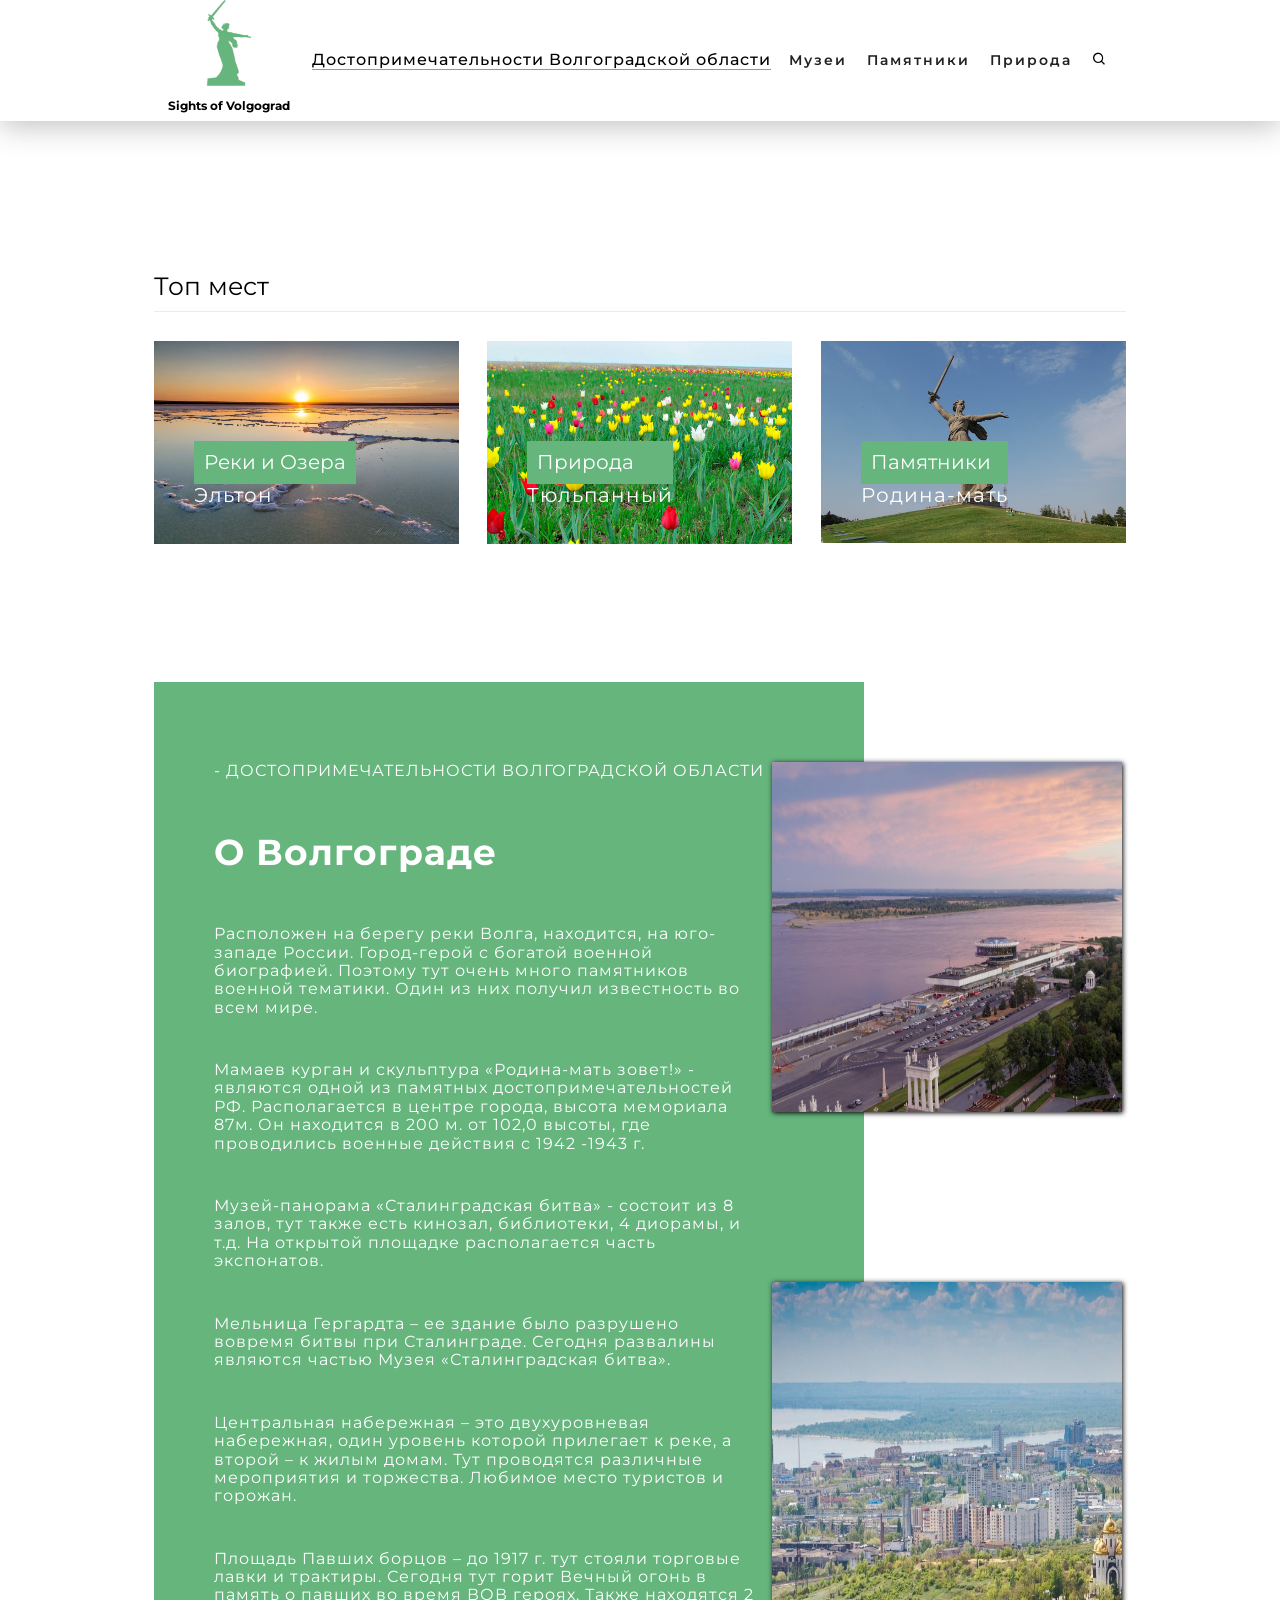
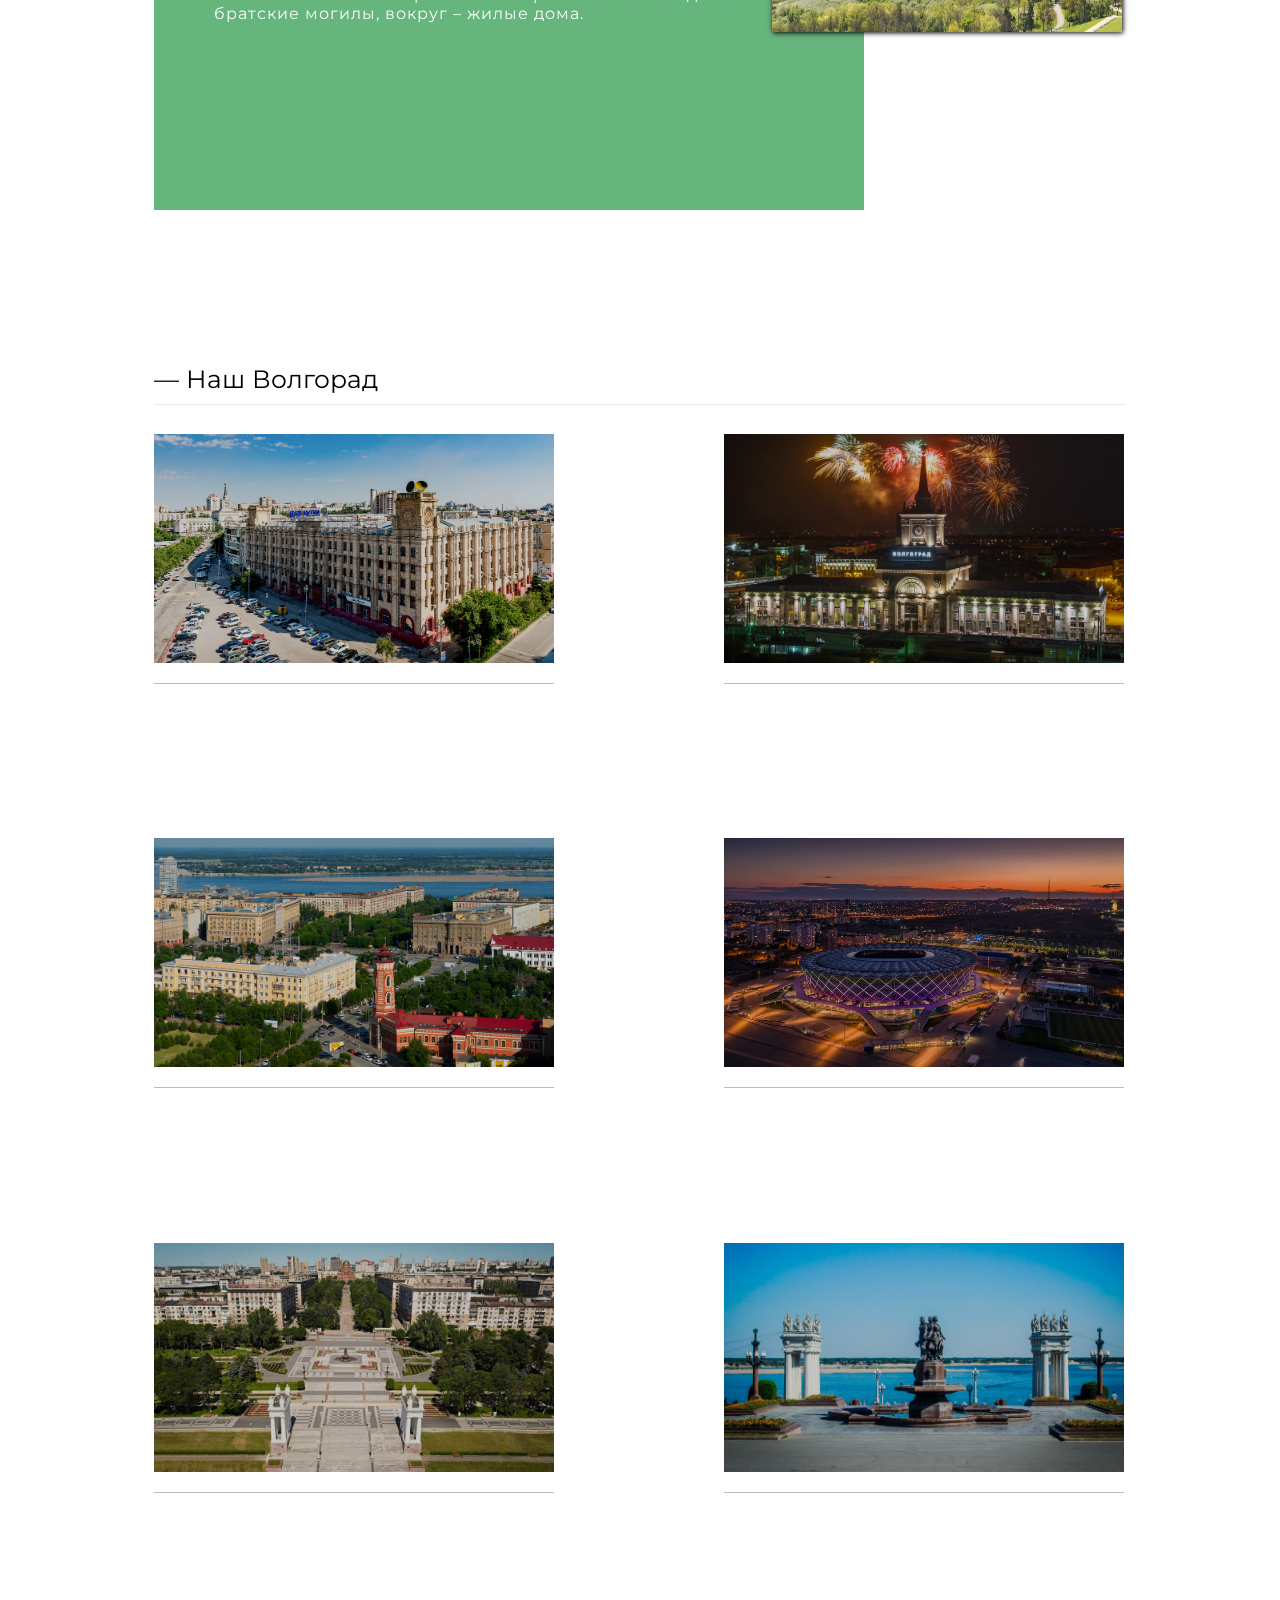
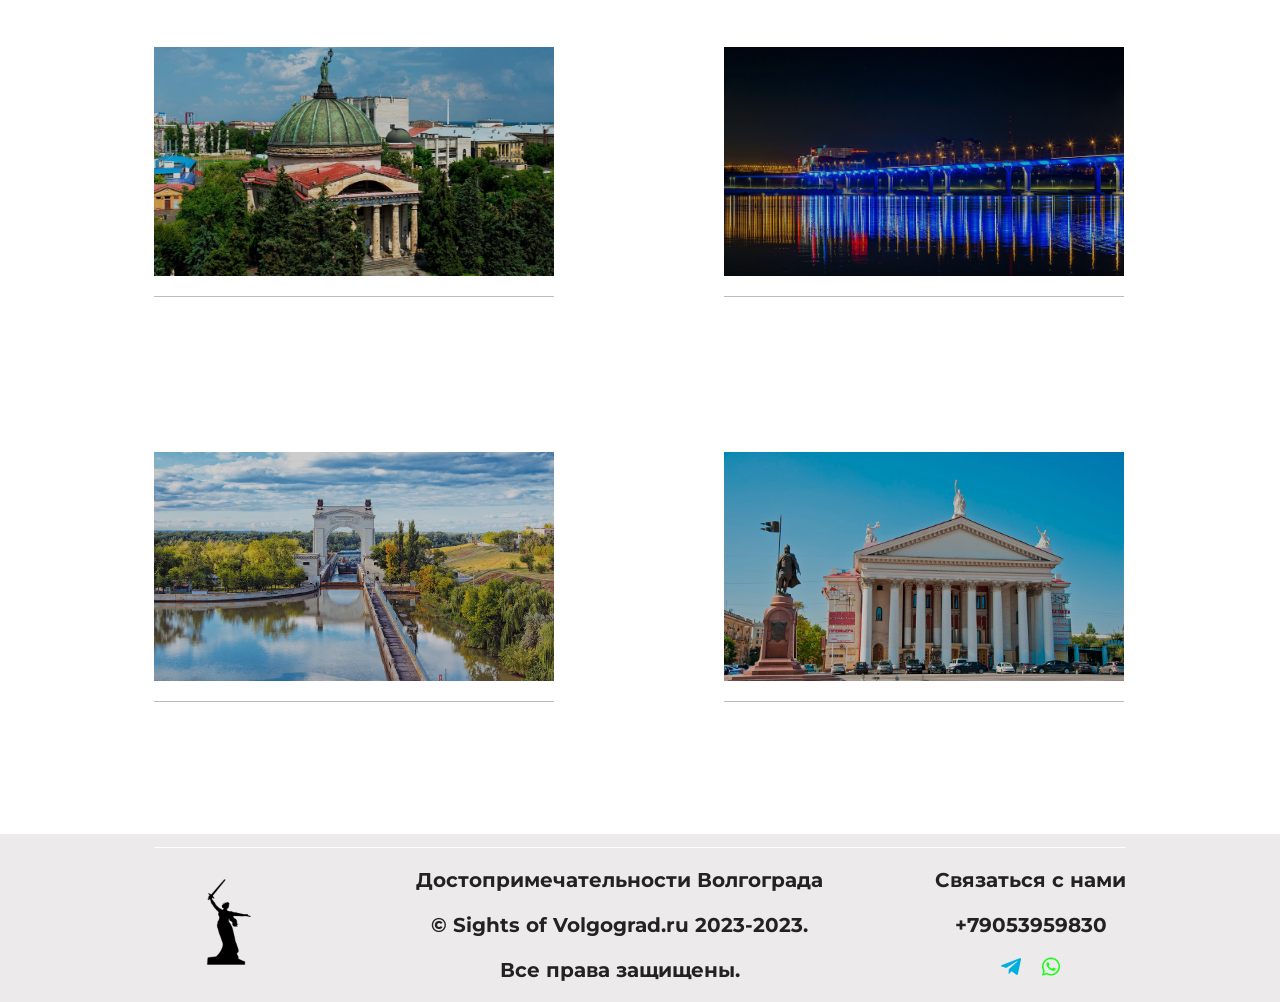
<file: index.html>
<!DOCTYPE html>
<html lang="eu">

<head>
    <meta charset="UTF-8">
    <meta http-equiv="X-UA-Compatible" content="IE=edge">
    <meta name="viewport" content="width=device-width, initial-scale=1.0">
    <title>Sights of Volgograd</title>
    <link href='https://unpkg.com/boxicons@2.1.4/css/boxicons.min.css' rel='stylesheet'>
    <link rel="preconnect" href="https://fonts.googleapis.com">
    <link rel="preconnect" href="https://fonts.gstatic.com" crossorigin>
    <link href="https://fonts.googleapis.com/css2?family=Montserrat&family=Roboto:wght@300&display=swap"
        rel="stylesheet">
    <link rel="stylesheet" href="./src/style/hystmodal.min.css">
    <link rel="stylesheet" href="./src/style/main.min.css">
    <link rel="stylesheet" href="./src/style/vendor.min.css">
    <script defer src="./src/js/hystmodal.min.js"></script>
    <script defer src="./src/js/JQuery.js"></script>
    <script defer src="./src/js/app.js"></script>
</head>

<body>
    <div class="header">
        <div class="header__container container">
            <div class="header__content">
                <div class="header__logo">
                    <img class="logo" src="./src/assets/img/logo2.png" alt="logo">
                    <h1 class="logo__text">Sights of Volgograd</h1>
                </div>
                <div class="header__title">
                    <p>Достопримечательности Волгоградской области</p>
                </div>
                <nav>
                    <ul class="header__nav" id="navigation">
                        <li><a href="./museums.html">Музеи</a></li>
                        <li><a href="./monument.html">Памятники</a></li>
                        <li>
                            <a class="nature" href="#">Природа</a>
                            <ol class="submenu">
                                <li><a href="./water.html">Реки и Озера</a></li>
                                <li><a href="./lands.html">Горы и пещеры</a></li>
                                <li><a href="./forest.html">Леса</a></li>
                            </ol>
                        </li>
                        <li>
                            <button class="header__button btn" id="open"><i class='bx bx-search'></i></button>
                            <div id="form">
                                <form action="#" method="post">
                                    <input class="search-input" type="text" value="" placeholder="найти" />
                                </form>
                            </div>
                        </li>

                    </ul>
                </nav>
                <a href="#" id="pull"><i class='bx bx-menu'></i></a>
            </div>
        </div>
    </div>
    <div class="body">
        <div class="body__container container">
            <div class="body__content">
                <div class="body__places places">
                    <div class="places__title title">
                        <p>Топ мест </p>
                    </div>
                    <div class="places__items">
                        <div class="places__card1 card">
                            <a href="#">
                                <img class="card__image" src="./src/assets/img/elton.png" alt="">
                                <div class="card__text">
                                    <p class="card__link">Реки и Озера</p>
                                    <p1>Эльтон</p1>
                                </div>
                            </a>

                        </div>
                        <div class="places__card2 card">
                            <a href="">
                                <img class="card__image" src="./src/assets/img/tulip.png" alt="">
                                <div class="card__text">
                                    <p class="card__link">Природа</p>
                                    <p1>Тюльпанный</p1>
                                </div>
                            </a>
                        </div>
                        <div class="places__card3 card">
                            <a href="#">
                                <img class="card__image" src="./src/assets/img/Rodina.png" alt="">
                                <div class="card__text">
                                    <p class="card__link">Памятники</p>
                                    <p1>Родина-мать</p1>
                                </div>
                            </a>
                        </div>

                    </div>
                </div>
                <div class="about">
                    <div class="about__title">
                        <p> - ДОСТОПРИМЕЧАТЕЛЬНОСТИ ВОЛГОГРАДСКОЙ ОБЛАСТИ</p>
                        <h1>О Волгограде</h1>
                    </div>
                    <div class="about__text">
                        <p>Расположен на берегу реки Волга, находится, на юго-западе России. Город-герой с богатой
                            военной биографией. Поэтому тут очень много памятников военной тематики. Один из них получил
                            известность во всем мире.
                        </p>
                        <p>Мамаев курган и скульптура «Родина-мать зовет!» - являются одной из памятных
                            достопримечательностей РФ. Располагается в центре города, высота мемориала 87м. Он находится
                            в 200 м. от 102,0 высоты, где проводились военные действия
                            с 1942 -1943 г.
                        </p>
                        <p>Музей-панорама «Сталинградская битва» - состоит из 8 залов, тут также есть кинозал,
                            библиотеки, 4 диорамы, и т.д. На открытой площадке располагается часть экспонатов.
                        </p>
                        <p>Мельница Гергардта – ее здание было разрушено вовремя битвы при Сталинграде. Сегодня
                            развалины являются частью Музея «Сталинградская битва».
                        </p>
                        <p>Центральная набережная – это двухуровневая набережная, один уровень которой прилегает к реке,
                            а второй – к жилым домам. Тут проводятся различные мероприятия и торжества. Любимое место
                            туристов и горожан.
                        </p>
                        <p>Площадь Павших борцов – до 1917 г. тут стояли торговые лавки и трактиры. Сегодня тут горит
                            Вечный огонь в память о павших во время ВОВ героях. Также находятся 2 братские могилы,
                            вокруг – жилые дома.</p>
                    </div>
                </div>
                <div class="vlg">
                    <div class="vlg__title title">
                        <p> — Наш Волгорад</p>
                    </div>
                    <div class="vlg__images">

                        <a href="#" data-hystmodal="#modalOne" class="btn button-modal">
                            <img class="btn-image btn button-modal" src="./src/assets/img/1.png" alt="logo">
                        </a>
                        <a href="#" data-hystmodal="#modalTwo" class="btn button-modal">
                            <img class="btn-image btn button-modal" src="./src/assets/img/2.png" alt="logo">
                        </a>
                        <a href="#" data-hystmodal="#modalThree" class="btn button-modal">
                            <img class="btn-image btn button-modal" src="./src/assets/img/3.png" alt="logo">
                        </a>
                        <a href="#" data-hystmodal="#modalFour" class="btn button-modal">
                            <img class="btn-image btn button-modal" src="./src/assets/img/4.png" alt="logo">
                        </a>
                        <a href="#" data-hystmodal="#modalFive" class="btn button-modal">
                            <img class="btn-image btn button-modal" src="./src/assets/img/5.png" alt="logo">
                        </a>
                        <a href="#" data-hystmodal="#modalSix" class="btn button-modal">
                            <img class="btn-image btn button-modal" src="./src/assets/img/6.png" alt="logo">
                        </a>
                        <a href="#" data-hystmodal="#modalSeven" class="btn button-modal">
                            <img class="btn-image btn button-modal" src="./src/assets/img/7.png" alt="logo">
                        </a>
                        <a href="#" data-hystmodal="#modalEight" class="btn button-modal">
                            <img class="btn-image btn button-modal" src="./src/assets/img/8.png" alt="logo">
                        </a>
                        <a href="#" data-hystmodal="#modalNine" class="btn button-modal">
                            <img class="btn-image btn button-modal" src="./src/assets/img/9.png" alt="logo">
                        </a>
                        <a href="#" data-hystmodal="#modalTen" class="btn button-modal">
                            <img class="btn-image btn button-modal" src="./src/assets/img/10.png" alt="logo">
                        </a>
                    </div>
                </div>
                <div class="hystmodal modal" id="modalOne">
                    <div class="modal__viewport hystmodal__wrap">
                        <div class="modal__card hystmodal__window">
                            <button data-hystclose type="button" class="modal__close">&times;</button>
                            <div class="modal__body">
                                <img src="./src/assets/img/1.png" alt="" class="modal__img">
                                <div class="modal__content">
                                    <h2>Красотища</h2>
                                    <p>Автор Интернет</p>
                                </div>
                            </div>
                        </div>
                    </div>
                </div>
                <div class="hystmodal modal" id="modalTwo">
                    <div class="modal__viewport hystmodal__wrap">
                        <div class="modal__card hystmodal__window">
                            <button data-hystclose type="button" class="modal__close">&times;</button>
                            <div class="modal__body">
                                <img src="./src/assets/img/2.png" alt="" class="modal__img">
                                <div class="modal__content">
                                    <h2>Красотища</h2>
                                    <p>Автор Интернет</p>
                                </div>
                            </div>
                        </div>
                    </div>
                </div>
                <div class="hystmodal modal" id="modalThree">
                    <div class="modal__viewport hystmodal__wrap">
                        <div class="modal__card hystmodal__window">
                            <button data-hystclose type="button" class="modal__close">&times;</button>
                            <div class="modal__body">
                                <img src="./src/assets/img/3.png" alt="" class="modal__img">
                                <div class="modal__content">
                                    <h2>Красотища</h2>
                                    <p>Автор Интернет</p>
                                </div>
                            </div>
                        </div>
                    </div>
                </div>
                <div class="hystmodal modal" id="modalFour">
                    <div class="modal__viewport hystmodal__wrap">
                        <div class="modal__card hystmodal__window">
                            <button data-hystclose type="button" class="modal__close">&times;</button>
                            <div class="modal__body">
                                <img src="./src/assets/img/4.png" alt="" class="modal__img">
                                <div class="modal__content">
                                    <h2>Красотища</h2>
                                    <p>Автор Интернет</p>
                                </div>
                            </div>
                        </div>
                    </div>
                </div>
                <div class="hystmodal modal" id="modalFive">
                    <div class="modal__viewport hystmodal__wrap">
                        <div class="modal__card hystmodal__window">
                            <button data-hystclose type="button" class="modal__close">&times;</button>
                            <div class="modal__body">
                                <img src="./src/assets/img/5.png" alt="" class="modal__img">
                                <div class="modal__content">
                                    <h2>Красотища</h2>
                                    <p>Автор Интернет</p>
                                </div>
                            </div>
                        </div>
                    </div>
                </div>
                <div class="hystmodal modal" id="modalSix">
                    <div class="modal__viewport hystmodal__wrap">
                        <div class="modal__card hystmodal__window">
                            <button data-hystclose type="button" class="modal__close">&times;</button>
                            <div class="modal__body">
                                <img src="./src/assets/img/6.png" alt="" class="modal__img">
                                <div class="modal__content">
                                    <h2>Красотища</h2>
                                    <p>Автор Интернет</p>
                                </div>
                            </div>
                        </div>
                    </div>
                </div>
                <div class="hystmodal modal" id="modalSeven">
                    <div class="modal__viewport hystmodal__wrap">
                        <div class="modal__card hystmodal__window">
                            <button data-hystclose type="button" class="modal__close">&times;</button>
                            <div class="modal__body">
                                <img src="./src/assets/img/7.png" alt="" class="modal__img">
                                <div class="modal__content">
                                    <h2>Красотища</h2>
                                    <p>Автор Интернет</p>
                                </div>
                            </div>
                        </div>
                    </div>
                </div>
                <div class="hystmodal modal" id="modalEight">
                    <div class="modal__viewport hystmodal__wrap">
                        <div class="modal__card hystmodal__window">
                            <button data-hystclose type="button" class="modal__close">&times;</button>
                            <div class="modal__body">
                                <img src="./src/assets/img/8.png" alt="" class="modal__img">
                                <div class="modal__content">
                                    <h2>Красотища</h2>
                                    <p>Автор Интернет</p>
                                </div>
                            </div>
                        </div>
                    </div>
                </div>
                <div class="hystmodal modal" id="modalNine">
                    <div class="modal__viewport hystmodal__wrap">
                        <div class="modal__card hystmodal__window">
                            <button data-hystclose type="button" class="modal__close">&times;</button>
                            <div class="modal__body">
                                <img src="./src/assets/img/9.png" alt="" class="modal__img">
                                <div class="modal__content">
                                    <h2>Красотища</h2>
                                    <p>Автор Интернет</p>
                                </div>
                            </div>
                        </div>
                    </div>
                </div>
                <div class="hystmodal modal" id="modalTen">
                    <div class="modal__viewport hystmodal__wrap">
                        <div class="modal__card hystmodal__window">
                            <button data-hystclose type="button" class="modal__close">&times;</button>
                            <div class="modal__body">
                                <img src="./src/assets/img/10.png" alt="" class="modal__img">
                                <div class="modal__content">
                                    <h2>Красотища</h2>
                                    <p>Автор Интернет</p>
                                </div>
                            </div>
                        </div>
                    </div>
                </div>
            </div>
        </div>

    </div>
    <footer>
        <div class="footer">
            <div class="footer__container container">
                <div class="footer__content">
                    <div class="footer__logo">
                        <img class="logo" src="./src/assets/img/logo.png" alt="">
                    </div>
                    <div class="footer__center">
                        <div class="footer__title">
                            <p>Достопримечательности Волгограда</p>
                            <p>© Sights of Volgograd.ru 2023-2023.<br>Все права защищены.</p>
                        </div>
                    </div>
                    <div class="footer__with">
                        <p>Связаться с нами</p>
                        <p>+79053959830</p>
                        <a href=""><i class='bx bxl-telegram'></i></a>
                        <a href=""><i class='bx bxl-whatsapp'></i></a>
                    </div>

                </div>
            </div>
        </div>
    </footer>

</body>

</html>
</file>
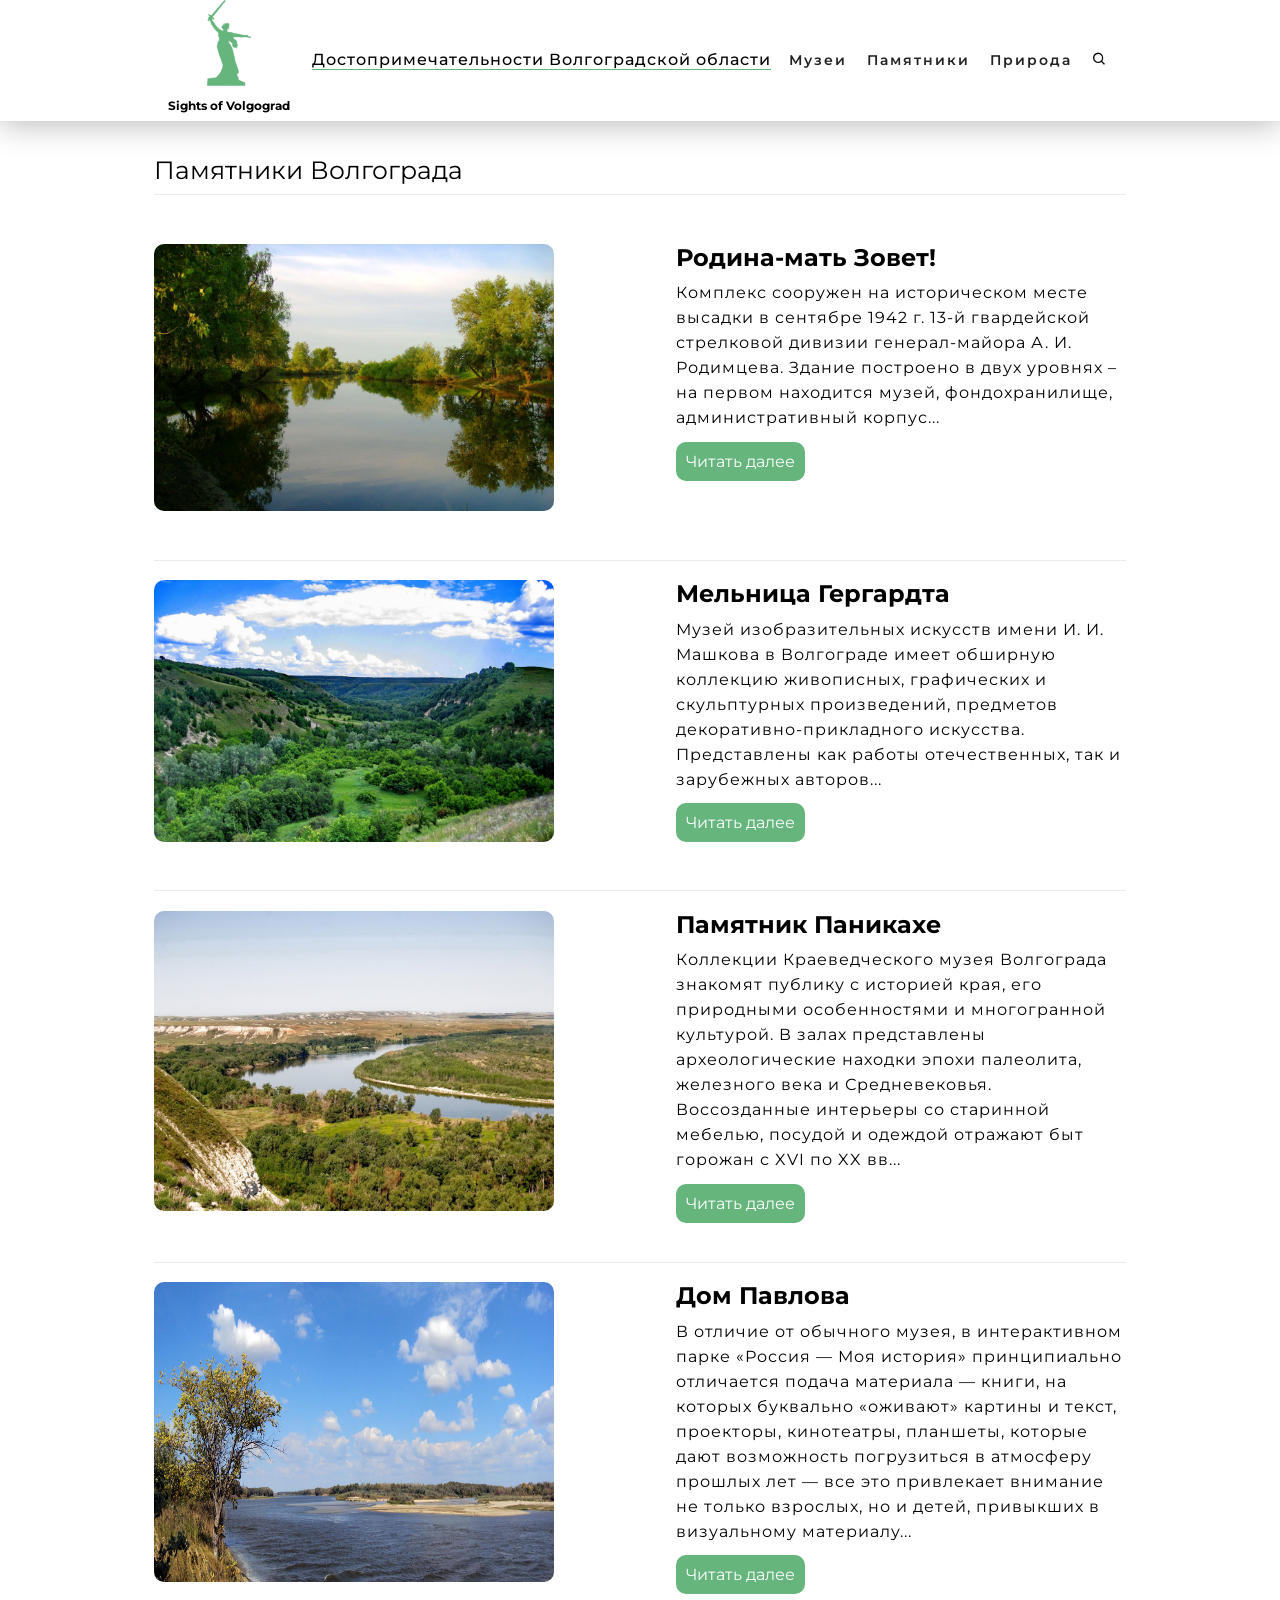
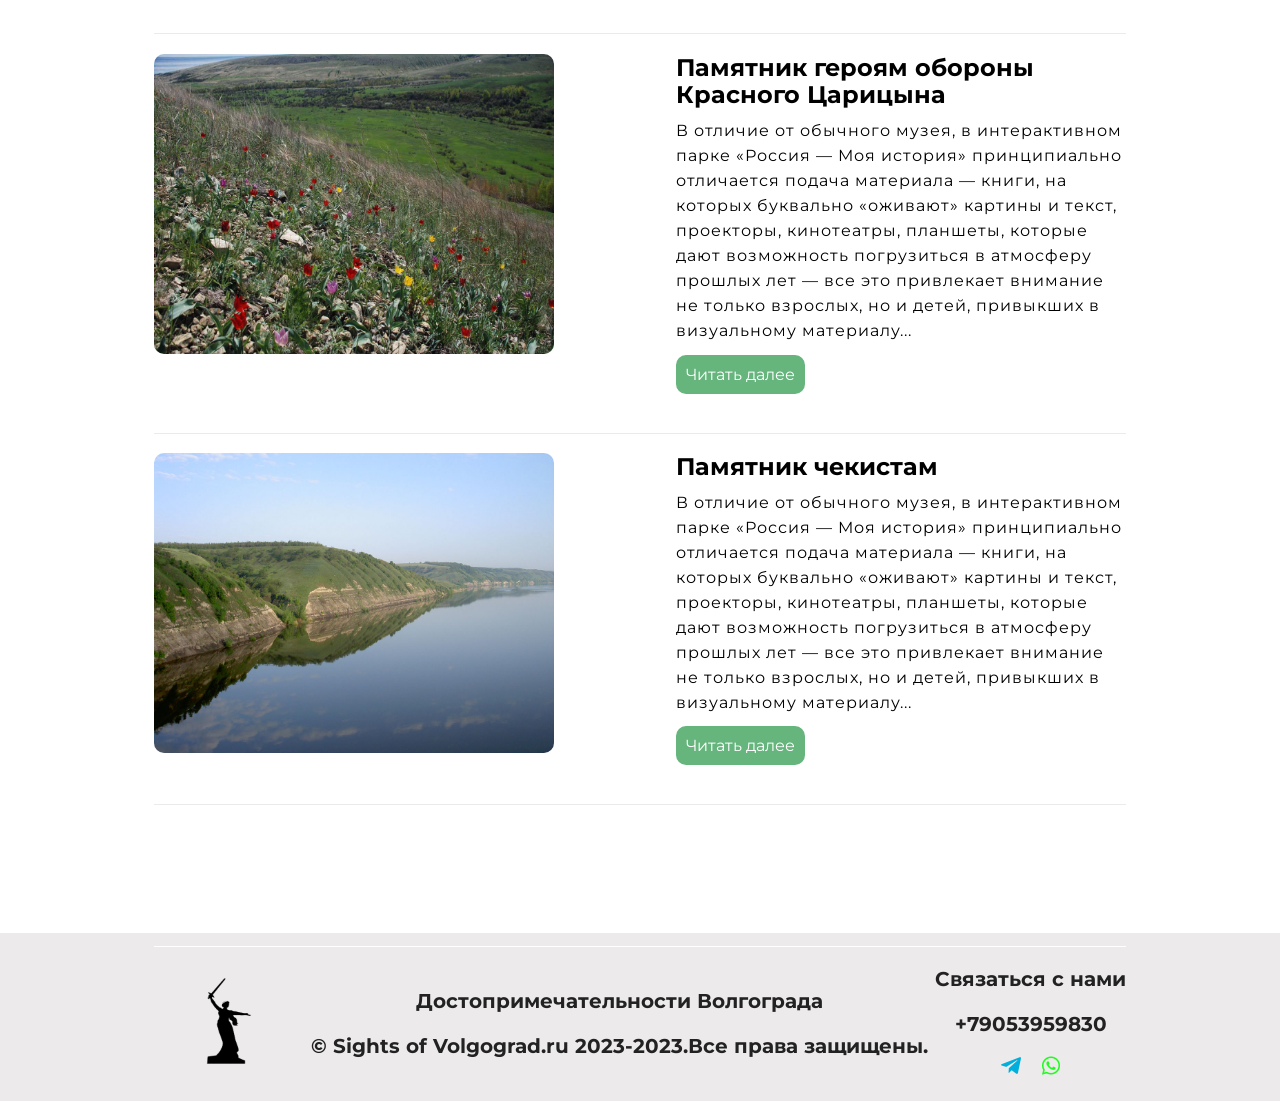
<file: forest.html>
<!DOCTYPE html>
<html lang="ru">

<head>
    <meta charset="UTF-8">
    <meta http-equiv="X-UA-Compatible" content="IE=edge">
    <meta name="viewport" content="width=device-width, initial-scale=1.0">
    <title>Sights of Volgograd</title>
    <link href='https://unpkg.com/boxicons@2.1.4/css/boxicons.min.css' rel='stylesheet'>
    <link rel="preconnect" href="https://fonts.googleapis.com">
    <link rel="preconnect" href="https://fonts.gstatic.com" crossorigin>
    <link href="https://fonts.googleapis.com/css2?family=Montserrat&family=Roboto:wght@300&display=swap"
        rel="stylesheet">
    <link rel="stylesheet" href="./src/style/main.min.css">
    <link rel="stylesheet" href="./src/style/vendor.min.css">
    <script defer src="./src/js/JQuery.js"></script>
    <script defer src="./src/js/app.js"></script>
</head>

<body>
    <div class="header">
        <div class="header__container container">
            <div class="header__content">
                <div class="header__logo">
                    <a href="./index.html"><img class="logo" src="./src/assets/img/logo2.png" alt="logo">
                        <h1 class="logo__text">Sights of Volgograd</h1>
                    </a>
                </div>
                <div class="header__title">
                    <p>Достопримечательности Волгоградской области</p>
                </div>
                <nav>
                    <ul class="header__nav" id="navigation">
                        <li><a href="./museums.html">Музеи</a></li>
                        <li><a href="./monument.html">Памятники</a></li>
                        <li>
                            <a class="nature" href="#">Природа</a>
                            <ol class="submenu">
                                <li><a href="./water.html">Реки и Озера</a></li>
                                <li><a href="./lands.html">Горы и пещеры</a></li>
                                <li><a href="./forest.html">Леса</a></li>
                            </ol>
                        </li>
                        <li>
                            <button class="header__button btn" id="open"><i class='bx bx-search'></i></button>
                            <div id="form">
                                <form action="#" method="post">
                                    <input class="search-input" type="text" value="" placeholder="найти" />
                                </form>
                            </div>
                        </li>

                    </ul>
                </nav>
                <a href="#" id="pull"><i class='bx bx-menu'></i></a>
            </div>
        </div>
    </div>
    <div class="body">
        <div class="body__container container">
            <div class="body__title title">
                <p>Памятники Волгограда</p>
            </div>
            <div class="body__content content">
                <div class="attractions">

                    <div class="attractions__item">
                        <div class="attractions__image">
                            <img class="attractions-img" src="./src/assets/img/forest-1.png" alt="">
                       </div>

                        <div class="attractions__link">
                            <p class="attractions__title">Родина-мать Зовет!</p>
                            <p class="attractions__text">Комплекс сооружен на историческом месте высадки в сентябре 1942
                                г.
                                13-й гвардейской стрелковой дивизии генерал-майора А. И. Родимцева.
                                Здание построено в двух уровнях – на первом находится музей, фондохранилище,
                                административный корпус...
                            </p>
                            <a href="" class="read">Читать далее</a>
                        </div>
                    </div>


                    <div class="attractions__item">
                        <div class="attractions__image">
                            <img class="attractions-img" src="./src/assets/img/forest-2.png" alt="">
                       </div>

                        <div class="attractions__link">
                            <p class="attractions__title">Мельница Гергардта</p>
                            <p class="attractions__text">Музей изобразительных искусств имени И. И. Машкова в Волгограде
                                имеет обширную коллекцию живописных,
                                графических и скульптурных произведений, предметов декоративно-прикладного
                                искусства.
                                Представлены как работы отечественных, так и зарубежных авторов...
                            </p>
                            <a href="" class="read">Читать далее</a>
                        </div>

                    </div>


                    <div class="attractions__item">
                       <div class="attractions__image">
                            <img class="attractions-img" src="./src/assets/img/forest-3.png" alt="">
                       </div>

                        <div class="attractions__link">
                            <p class="attractions__title">Памятник Паникахе</p>
                            <p class="attractions__text">Коллекции Краеведческого музея Волгограда знакомят публику с
                                историей края, его природными особенностями и многогранной культурой.
                                В залах представлены археологические находки эпохи палеолита, железного века и
                                Средневековья.
                                Воссозданные интерьеры со старинной мебелью, посудой и одеждой отражают быт горожан
                                с XVI по XX вв...
                            </p>
                            <a href="" class="read">Читать далее</a>
                        </div>
                    </div>


                    <div class="attractions__item">
                       <div class="attractions__image">
                            <img class="attractions-img" src="./src/assets/img/forest-4.png" alt="">
                       </div>

                        <div class="attractions__link">
                            <p class="attractions__title">
                                Дом Павлова</p>
                            <p class="attractions__text">В отличие от обычного музея, в интерактивном парке «Россия — Моя
                                история» принципиально отличается подача материала — книги,
                                на которых буквально «оживают» картины и текст, проекторы, кинотеатры, планшеты,
                                которые дают возможность погрузиться в атмосферу прошлых лет — все это привлекает
                                внимание не только взрослых,
                                но и детей, привыкших в визуальному материалу...
                            </p>
                            <a href="" class="read">Читать далее</a>
                        </div>
                    </div>

                    <div class="attractions__item">
                        <div class="attractions__image">
                            <img class="attractions-img" src="./src/assets/img/forest-5.png" alt="">
                       </div>

                        <div class="attractions__link">
                            <p class="attractions__title">
                                Памятник героям обороны Красного Царицына</p>
                            <p class="attractions__text">В отличие от обычного музея, в интерактивном парке «Россия — Моя
                                история» принципиально отличается подача материала — книги,
                                на которых буквально «оживают» картины и текст, проекторы, кинотеатры, планшеты,
                                которые дают возможность погрузиться в атмосферу прошлых лет — все это привлекает
                                внимание не только взрослых,
                                но и детей, привыкших в визуальному материалу...
                            </p>
                            <a href="" class="read">Читать далее</a>
                        </div>

                    </div>

                    <div class="attractions__item">
                        <div class="attractions__image">
                            <img class="attractions-img" src="./src/assets/img/forest-6.png" alt="">
                       </div>

                        <div class="attractions__link">
                            <p class="attractions__title">
                                Памятник чекистам</p>
                            <p class="attractions__text">В отличие от обычного музея, в интерактивном парке «Россия — Моя
                                история» принципиально отличается подача материала — книги,
                                на которых буквально «оживают» картины и текст, проекторы, кинотеатры, планшеты,
                                которые дают возможность погрузиться в атмосферу прошлых лет — все это привлекает
                                внимание не только взрослых,
                                но и детей, привыкших в визуальному материалу...
                            </p>
                            <a href="" class="read">Читать далее</a>
                        </div>

                    </div>

                </div>
            </div>
        </div>
    </div>
    <div class="footer">
        <div class="footer__container container">
            <div class="footer__content">
                <div class="footer__logo">
                    <img class="logo" src="./src/assets/img/logo.png" alt="">
                </div>
                <div class="footer__center">
                    <div class="footer__title">
                        <p>Достопримечательности Волгограда</p>
                        <p>© Sights of Volgograd.ru 2023-2023.Все права защищены.</p>
                    </div>
                </div>
                <div class="footer__with">
                    <p>Связаться с нами</p>
                    <p>+79053959830</p>
                    <a href=""><i class='bx bxl-telegram'></i></a>
                    <a href=""><i class='bx bxl-whatsapp'></i></a>
                </div>

            </div>
        </div>
    </div>
</body>
</file>
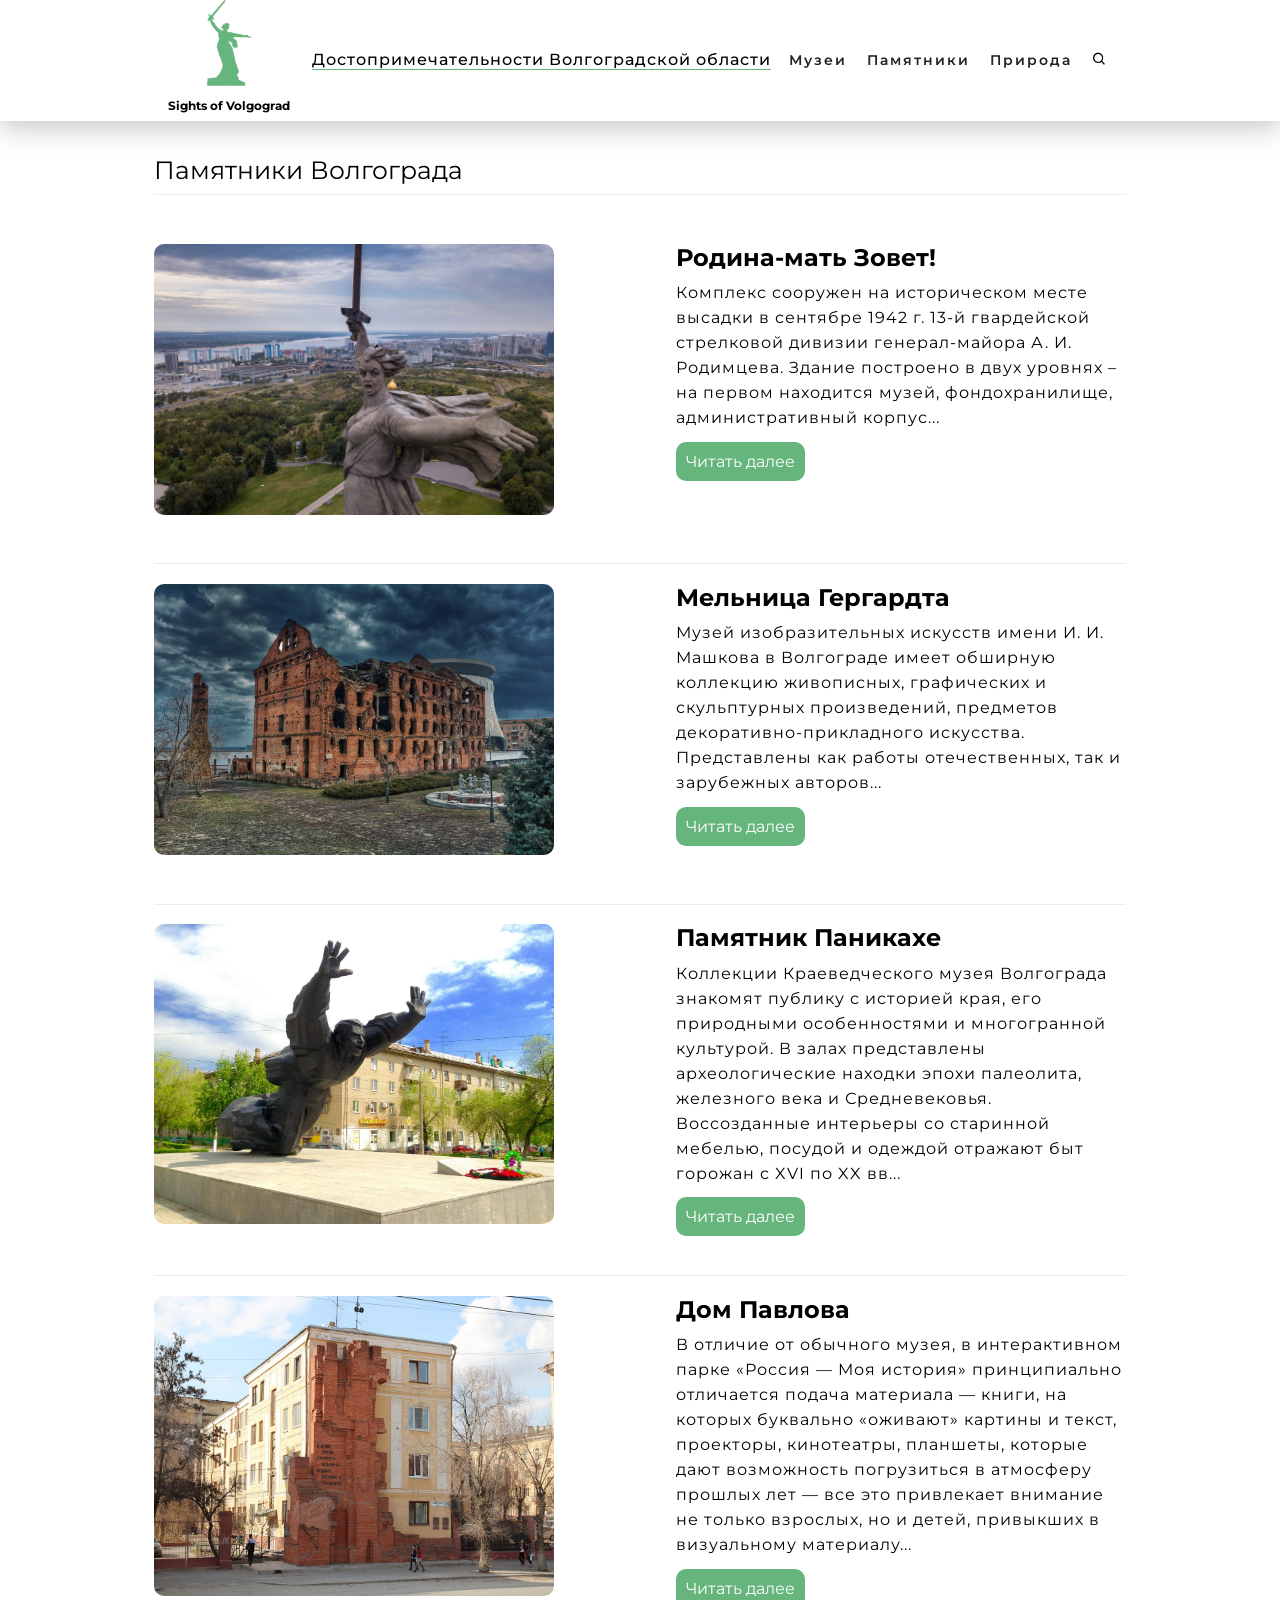
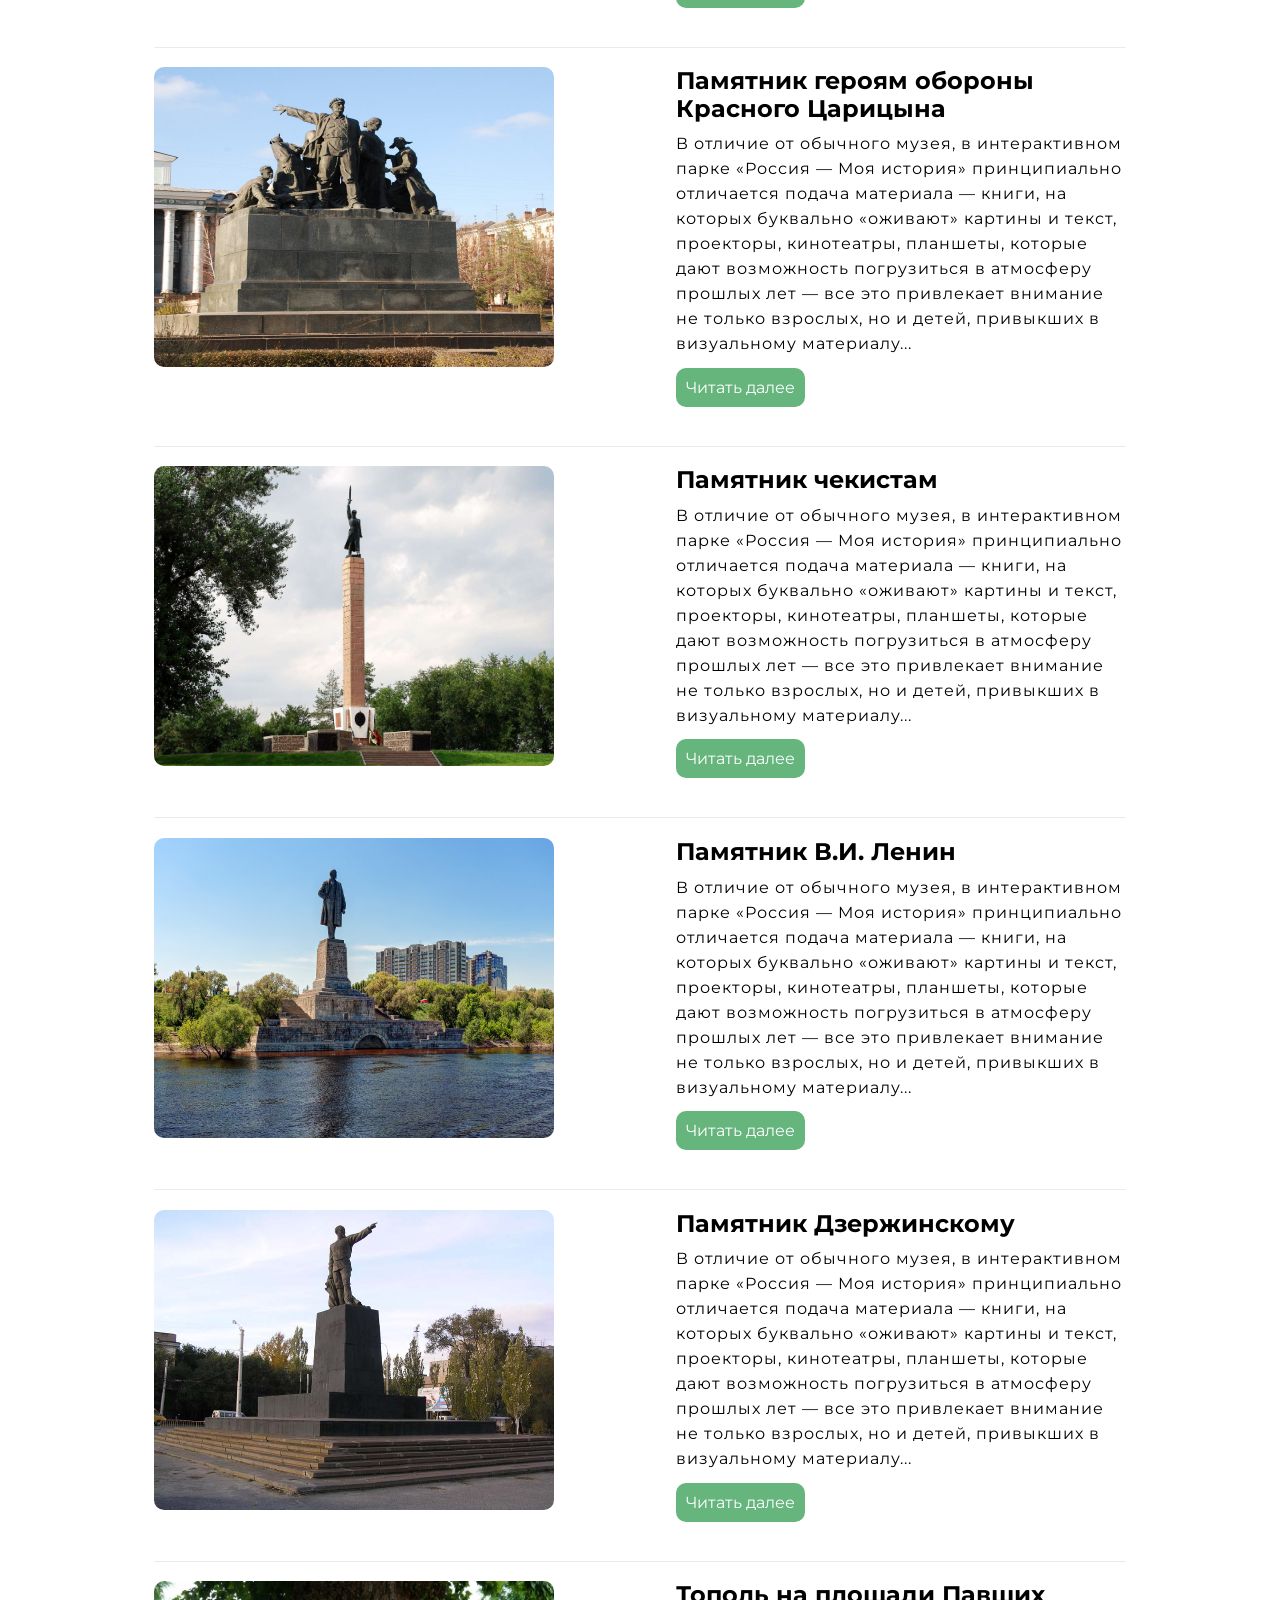
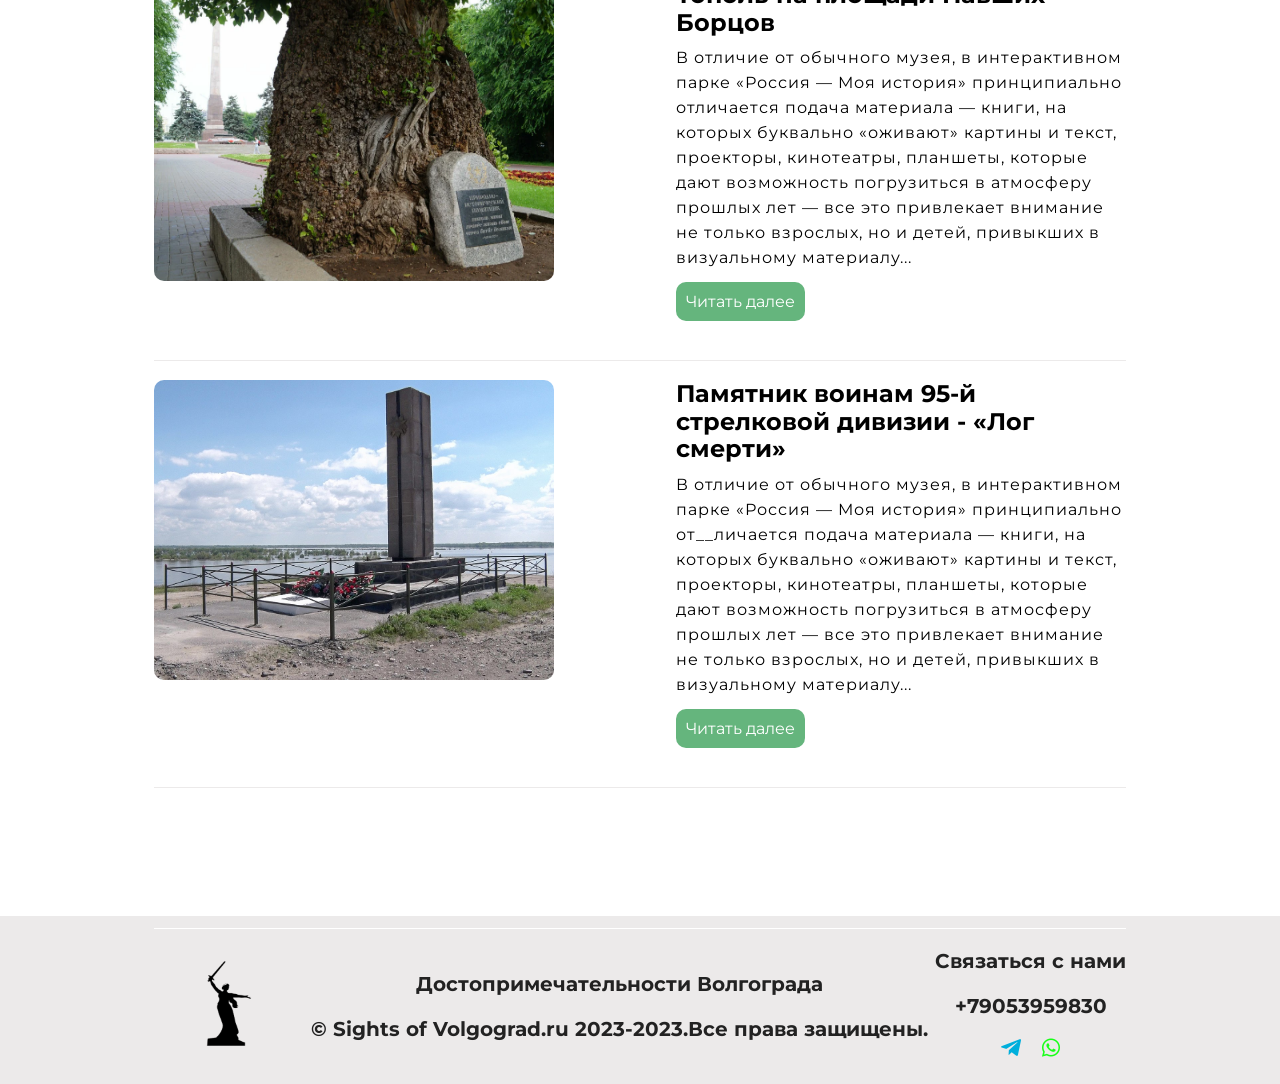
<file: monument.html>
<!DOCTYPE html>
<html lang="ru">

<head>
    <meta charset="UTF-8">
    <meta http-equiv="X-UA-Compatible" content="IE=edge">
    <meta name="viewport" content="width=device-width, initial-scale=1.0">
    <title>Sights of Volgograd</title>
    <link href='https://unpkg.com/boxicons@2.1.4/css/boxicons.min.css' rel='stylesheet'>
    <link rel="preconnect" href="https://fonts.googleapis.com">
    <link rel="preconnect" href="https://fonts.gstatic.com" crossorigin>
    <link href="https://fonts.googleapis.com/css2?family=Montserrat&family=Roboto:wght@300&display=swap"
        rel="stylesheet">
    <link rel="stylesheet" href="./src/style/main.min.css">
    <link rel="stylesheet" href="./src/style/vendor.min.css">
    <script defer src="./src/js/JQuery.js"></script>
    <script defer src="./src/js/app.js"></script>
</head>

<body>
    <div class="header">
        <div class="header__container container">
            <div class="header__content">
                <div class="header__logo">
                    <a href="./index.html"><img class="logo" src="./src/assets/img/logo2.png" alt="logo">
                        <h1 class="logo__text">Sights of Volgograd</h1>
                    </a>
                </div>
                <div class="header__title">
                    <p>Достопримечательности Волгоградской области</p>
                </div>
                <nav>
                    <ul class="header__nav" id="navigation">
                        <li><a href="./museums.html">Музеи</a></li>
                        <li><a href="./monument.html">Памятники</a></li>
                        <li>
                            <a class="nature" href="#">Природа</a>
                            <ol class="submenu">
                                <li><a href="./water.html">Реки и Озера</a></li>
                                <li><a href="./lands.html">Горы и пещеры</a></li>
                                <li><a href="./forest.html">Леса</a></li>
                            </ol>
                        </li>
                        <li>
                            <button class="header__button btn" id="open"><i class='bx bx-search'></i></button>
                            <div id="form">
                                <form action="#" method="post">
                                    <input class="search-input" type="text" value="" placeholder="найти" />
                                </form>
                            </div>
                        </li>

                    </ul>
                </nav>
                <a href="#" id="pull"><i class='bx bx-menu'></i></a>
            </div>
        </div>
    </div>
    <div class="body">
        <div class="body__container container">
            <div class="body__title title">
                <p>Памятники Волгограда</p>
            </div>
            <div class="body__content content">
                <div class="attractions">

                    <div class="attractions__item">
                        <div class="attractions__image">
                             <img class="attractions-img" src="./src/assets/img/monument-1.png" alt="">
                        </div>
                    
                        <div class="attractions__link">
                            <p class="attractions__title">Родина-мать Зовет!</p>
                            <p class="attractions__text">Комплекс сооружен на историческом месте высадки в сентябре 1942
                                г.
                                13-й гвардейской стрелковой дивизии генерал-майора А. И. Родимцева.
                                Здание построено в двух уровнях – на первом находится музей, фондохранилище,
                                административный корпус...
                            </p>
                            <a href="" class="read">Читать далее</a>
                        </div>
                    </div>


                    <div class="attractions__item">
                        <div class="attractions__image">
                            <img class="attractions-img" src="./src/assets/img/monument-2.png" alt="">
                       </div>
                        <div class="attractions__link">
                            <p class="attractions__title">Мельница Гергардта</p>
                            <p class="attractions__text">Музей изобразительных искусств имени И. И. Машкова в Волгограде
                                имеет обширную коллекцию живописных,
                                графических и скульптурных произведений, предметов декоративно-прикладного
                                искусства.
                                Представлены как работы отечественных, так и зарубежных авторов...
                            </p>
                            <a href="" class="read">Читать далее</a>
                        </div>

                    </div>


                    <div class="attractions__item">
                        <div class="attractions__image">
                            <img class="attractions-img" src="./src/assets/img/monument-3.png" alt="">
                       </div>
                        <div class="attractions__link">
                            <p class="attractions__title">Памятник Паникахе</p>
                            <p class="attractions__text">Коллекции Краеведческого музея Волгограда знакомят публику с
                                историей края, его природными особенностями и многогранной культурой.
                                В залах представлены археологические находки эпохи палеолита, железного века и
                                Средневековья.
                                Воссозданные интерьеры со старинной мебелью, посудой и одеждой отражают быт горожан
                                с XVI по XX вв...
                            </p>
                            <a href="" class="read">Читать далее</a>
                        </div>
                    </div>


                    <div class="attractions__item">
                        <div class="attractions__image">
                            <img class="attractions-img" src="./src/assets/img/monument-4.png" alt="">
                       </div>
                        <div class="attractions__link">
                            <p class="attractions__title">
                                Дом Павлова</p>
                            <p class="attractions__text">В отличие от обычного музея, в интерактивном парке «Россия — Моя
                                история» принципиально отличается подача материала — книги,
                                на которых буквально «оживают» картины и текст, проекторы, кинотеатры, планшеты,
                                которые дают возможность погрузиться в атмосферу прошлых лет — все это привлекает
                                внимание не только взрослых,
                                но и детей, привыкших в визуальному материалу...
                            </p>
                            <a href="" class="read">Читать далее</a>
                        </div>
                    </div>

                    <div class="attractions__item">
                        <div class="attractions__image">
                            <img class="attractions-img" src="./src/assets/img/monument-5.png" alt="">
                       </div>

                        <div class="attractions__link">
                            <p class="attractions__title">
                                Памятник героям обороны Красного Царицына</p>
                            <p class="attractions__text">В отличие от обычного музея, в интерактивном парке «Россия — Моя
                                история» принципиально отличается подача материала — книги,
                                на которых буквально «оживают» картины и текст, проекторы, кинотеатры, планшеты,
                                которые дают возможность погрузиться в атмосферу прошлых лет — все это привлекает
                                внимание не только взрослых,
                                но и детей, привыкших в визуальному материалу...
                            </p>
                            <a href="" class="read">Читать далее</a>
                        </div>

                    </div>

                    <div class="attractions__item">
                        <div class="attractions__image">
                            <img class="attractions-img" src="./src/assets/img/monument-6.png" alt="">
                       </div>

                        <div class="attractions__link">
                            <p class="attractions__title">
                                Памятник чекистам</p>
                            <p class="attractions__text">В отличие от обычного музея, в интерактивном парке «Россия — Моя
                                история» принципиально отличается подача материала — книги,
                                на которых буквально «оживают» картины и текст, проекторы, кинотеатры, планшеты,
                                которые дают возможность погрузиться в атмосферу прошлых лет — все это привлекает
                                внимание не только взрослых,
                                но и детей, привыкших в визуальному материалу...
                            </p>
                            <a href="" class="read">Читать далее</a>
                        </div>

                    </div>

                    <div class="attractions__item">
                        <div class="attractions__image">
                            <img class="attractions-img" src="./src/assets/img/monument-7.png" alt="">
                       </div>

                        <div class="attractions__link">
                            <p class="attractions__title">Памятник В.И. Ленин</p>
                            <p class="attractions__text">В отличие от обычного музея, в интерактивном парке «Россия — Моя
                                история» принципиально отличается подача материала — книги,
                                на которых буквально «оживают» картины и текст, проекторы, кинотеатры, планшеты,
                                которые дают возможность погрузиться в атмосферу прошлых лет — все это привлекает
                                внимание не только взрослых,
                                но и детей, привыкших в визуальному материалу...
                            </p>
                            <a href="" class="read">Читать далее</a>
                        </div>

                    </div>
                    <div class="attractions__item">
                        <div class="attractions__image">
                            <img class="attractions-img" src="./src/assets/img/monument-8.png" alt="">
                       </div>

                        <div class="attractions__link">
                            <p class="attractions__title">
                                Памятник Дзержинскому</p>
                            <p class="attractions__text">В отличие от обычного музея, в интерактивном парке «Россия — Моя
                                история» принципиально отличается подача материала — книги,
                                на которых буквально «оживают» картины и текст, проекторы, кинотеатры, планшеты,
                                которые дают возможность погрузиться в атмосферу прошлых лет — все это привлекает
                                внимание не только взрослых,
                                но и детей, привыкших в визуальному материалу...
                            </p>
                            <a href="" class="read">Читать далее</a>
                        </div>

                    </div>

                    <div class="attractions__item">
                        <div class="attractions__image">
                            <img class="attractions-img" src="./src/assets/img/monument-9.png" alt="">
                       </div>
                        <div class="attractions__link">
                            <p class="attractions__title">
                                Тополь на площади Павших Борцов</p>
                            <p class="attractions__text">В отличие от обычного музея, в интерактивном парке «Россия — Моя
                                история» принципиально отличается подача материала — книги,
                                на которых буквально «оживают» картины и текст, проекторы, кинотеатры, планшеты,
                                которые дают возможность погрузиться в атмосферу прошлых лет — все это привлекает
                                внимание не только взрослых,
                                но и детей, привыкших в визуальному материалу...
                            </p>
                            <a href="" class="read">Читать далее</a>
                        </div>

                    </div>

                    <div class="attractions__item">
                        <div class="attractions__image">
                            <img class="attractions-img" src="./src/assets/img/monument-10.png" alt="">
                       </div>

                        <div class="attractions__link">
                            <p class="attractions__title">Памятник воинам 95-й стрелковой дивизии - «Лог смерти»</p>
                            <p class="attractions__text">В отличие от обычного музея, в интерактивном парке «Россия — Моя
                                история» принципиально от__личается подача материала — книги,
                                на которых буквально «оживают» картины и текст, проекторы, кинотеатры, планшеты,
                                которые дают возможность погрузиться в атмосферу прошлых лет — все это привлекает
                                внимание не только взрослых,
                                но и детей, привыкших в визуальному материалу...
                            </p>
                            <a href="" class="read">Читать далее</a>
                        </div>

                    </div>
                </div>
            </div>
        </div>
    </div>
    <div class="footer">
        <div class="footer__container container">
            <div class="footer__content">
                <div class="footer__logo">
                    <img class="logo" src="./src/assets/img/logo.png" alt="">
                </div>
                <div class="footer__center">
                    <div class="footer__title">
                        <p>Достопримечательности Волгограда</p>
                        <p>© Sights of Volgograd.ru 2023-2023.Все права защищены.</p>
                    </div>
                </div>
                <div class="footer__with">
                    <p>Связаться с нами</p>
                    <p>+79053959830</p>
                    <a href=""><i class='bx bxl-telegram'></i></a>
                    <a href=""><i class='bx bxl-whatsapp'></i></a>
                </div>

            </div>
        </div>
    </div>
</body>
</file>
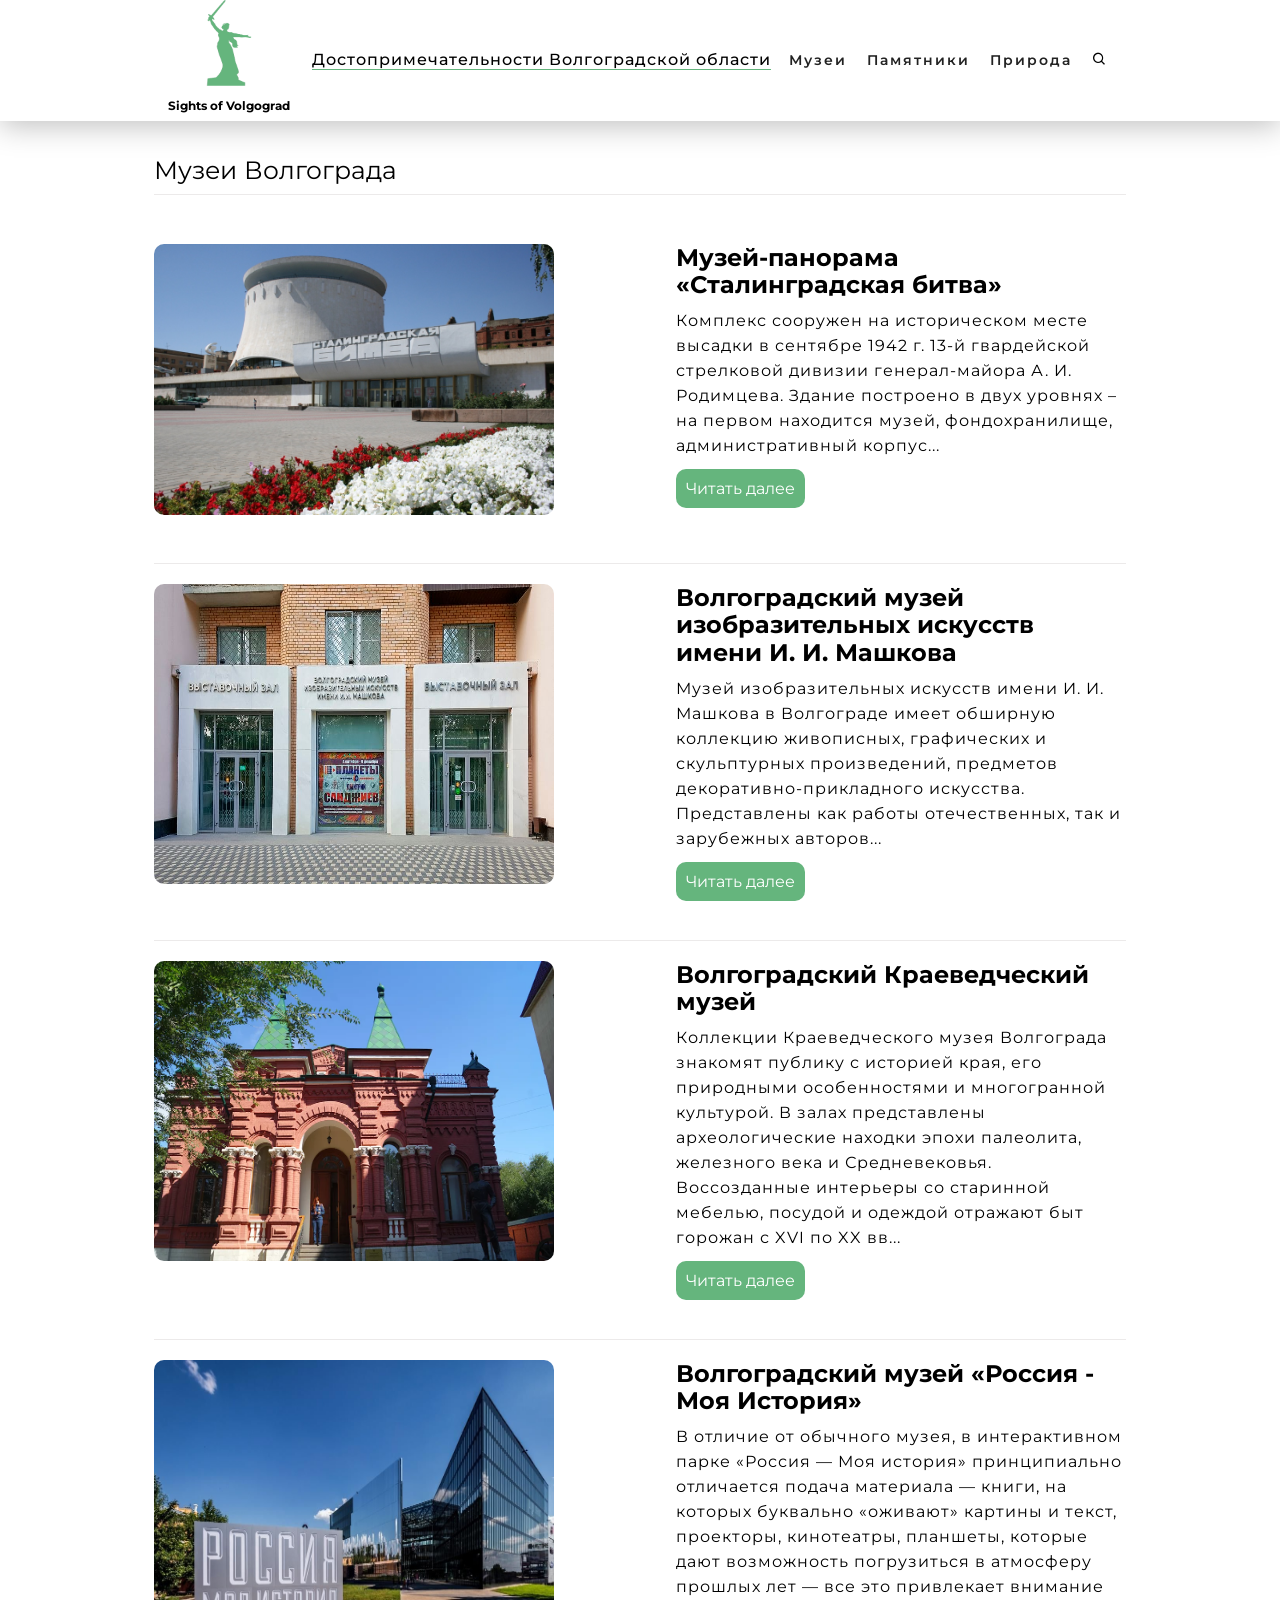
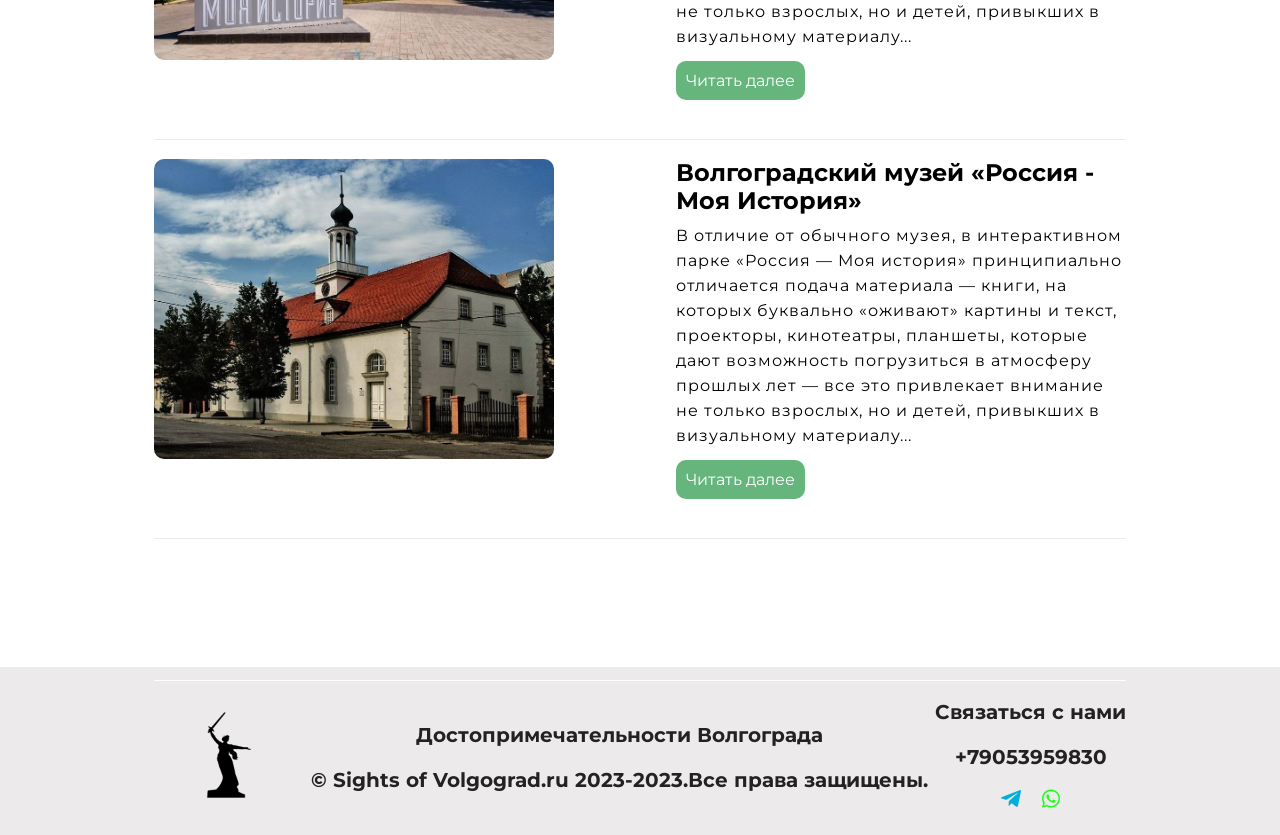
<file: museums.html>
<!DOCTYPE html>
<html lang="ru">

<head>
    <meta charset="UTF-8">
    <meta http-equiv="X-UA-Compatible" content="IE=edge">
    <meta name="viewport" content="width=device-width, initial-scale=1.0">
    <title>Sights of Volgograd</title>
    <link href='https://unpkg.com/boxicons@2.1.4/css/boxicons.min.css' rel='stylesheet'>
    <link rel="preconnect" href="https://fonts.googleapis.com">
    <link rel="preconnect" href="https://fonts.gstatic.com" crossorigin>
    <link href="https://fonts.googleapis.com/css2?family=Montserrat&family=Roboto:wght@300&display=swap"
        rel="stylesheet">
    <link rel="stylesheet" href="./src/style/main.min.css">
    <link rel="stylesheet" href="./src/style/vendor.min.css">
    <script defer src="./src/js/JQuery.js"></script>
    <script defer src="./src/js/app.js"></script>
</head>

<body>
    <div class="header">
        <div class="header__container container">
            <div class="header__content">
                <div class="header__logo">
                    <a href="./index.html"><img class="logo" src="./src/assets/img/logo2.png" alt="logo">
                    <h1 class="logo__text">Sights of Volgograd</h1>
                    </a>
                </div>
                <div class="header__title">
                    <p>Достопримечательности Волгоградской области</p>
                </div>
                <nav>
                    <ul class="header__nav" id="navigation">
                        <li><a href="./museums.html">Музеи</a></li>
                        <li><a href="./monument.html">Памятники</a></li>
                        <li>
                            <a class="nature" href="#">Природа</a>
                            <ol class="submenu">
                                <li><a href="./water.html">Реки и Озера</a></li>
                                <li><a href="./lands.html">Горы и пещеры</a></li>
                                <li><a href="./forest.html">Леса</a></li>
                            </ol>
                        </li>
                        <li>
                            <button class="header__button btn" id="open"><i class='bx bx-search'></i></button>
                            <div id="form">
                                <form action="#" method="post">
                                    <input class="search-input" type="text" value="" placeholder="найти" />
                                </form>
                            </div>
                        </li>

                    </ul>
                </nav>
                <a href="#" id="pull"><i class='bx bx-menu'></i></a>
            </div>
        </div>
    </div>
    <div class="body">
        <div class="body__container container">
            <div class="body__title title">
                <p>Музеи Волгограда</p>
            </div>
            <div class="body__content content">
                <div class="attractions">

                    <div class="attractions__item">
                        <div class="attractions__image">
                            <img class="attractions-img" src="./src/assets/img/panorama.png" alt="">
                        </div>
                        <div class="attractions__link">
                            <p class="attractions__title">Музей-панорама «Сталинградская битва»</p>
                            <p class="attractions__text">Комплекс сооружен на историческом месте высадки в сентябре 1942
                                г.
                                13-й гвардейской стрелковой дивизии генерал-майора А. И. Родимцева.
                                Здание построено в двух уровнях – на первом находится музей, фондохранилище,
                                административный корпус...
                            </p>
                            <a href="" class="read">Читать далее</a>
                        </div>
                    </div>


                    <div class="attractions__item">
                        <div class="attractions__image">
                             <img class="attractions-img" src="./src/assets/img/izo.png" alt="">
                        </div>
                        <div class="attractions__link">
                            <p class="attractions__title">Волгоградский музей изобразительных искусств имени И. И. Машкова
                            </p>
                            <p class="attractions__text">Музей изобразительных искусств имени И. И. Машкова в Волгограде
                                имеет обширную коллекцию живописных,
                                графических и скульптурных произведений, предметов декоративно-прикладного
                                искусства.
                                Представлены как работы отечественных, так и зарубежных авторов...
                            </p>
                            <a href="" class="read">Читать далее</a>
                        </div>

                    </div>


                    <div class="attractions__item">
                        <div class="attractions__image">
                            <img class="attractions-img" src="./src/assets/img/kraev.png" alt="">
                        </div>
                        <div class="attractions__link">
                            <p class="attractions__title">Волгоградский Краеведческий музей</p>
                            <p class="attractions__text">Коллекции Краеведческого музея Волгограда знакомят публику с
                                историей края, его природными особенностями и многогранной культурой.
                                В залах представлены археологические находки эпохи палеолита, железного века и
                                Средневековья.
                                Воссозданные интерьеры со старинной мебелью, посудой и одеждой отражают быт горожан
                                с XVI по XX вв...
                            </p>
                            <a href="" class="read">Читать далее</a>
                        </div>
                    </div>
                    <div class="attractions__item">
                        <div class="attractions__image">
                             <img class="attractions-img" src="./src/assets/img/Russia.png" alt="">
                        </div>
                        <div class="attractions__link">
                            <p class="attractions__title">Волгоградский музей «Россия - Моя История»</p>
                            <p class="attractions__text">В отличие от обычного музея, в интерактивном парке «Россия — Моя
                                история» принципиально отличается подача материала — книги,
                                на которых буквально «оживают» картины и текст, проекторы, кинотеатры, планшеты,
                                которые дают возможность погрузиться в атмосферу прошлых лет — все это привлекает
                                внимание не только взрослых,
                                но и детей, привыкших в визуальному материалу...
                            </p>
                            <a href="" class="read">Читать далее</a>
                        </div>
                    </div>
                    <div class= "attractions__item">
                        <div class="attractions__image">
                            <img class="attractions-img" src="./src/assets/img/sarepta.png" alt="">
                        </div>
                        <div class="attractions__link">
                            <p class="attractions__title">Волгоградский музей «Россия - Моя История»</p>
                            <p class="attractions__text">В отличие от обычного музея, в интерактивном парке «Россия — Моя
                                история» принципиально отличается подача материала — книги,
                                на которых буквально «оживают» картины и текст, проекторы, кинотеатры, планшеты,
                                которые дают возможность погрузиться в атмосферу прошлых лет — все это привлекает
                                внимание не только взрослых,
                                но и детей, привыкших в визуальному материалу...
                            </p>
                            <a href="" class="read">Читать далее</a>
                        </div>

                    </div>
                </div>
            </div>
        </div>
    </div>
    <div class="footer">
        <div class="footer__container container">
            <div class="footer__content">
                <div class="footer__logo">
                    <img class="logo" src="./src/assets/img/logo.png" alt="">
                </div>
                <div class="footer__center">
                    <div class="footer__title">
                        <p>Достопримечательности Волгограда</p>
                        <p>© Sights of Volgograd.ru 2023-2023.Все права защищены.</p>
                    </div>
                </div>
                <div class="footer__with">
                    <p>Связаться с нами</p>
                    <p>+79053959830</p>
                    <a href=""><i class='bx bxl-telegram'></i></a>
                    <a href=""><i class='bx bxl-whatsapp'></i></a>
                </div>

            </div>
        </div>
    </div>
</body>
</file>
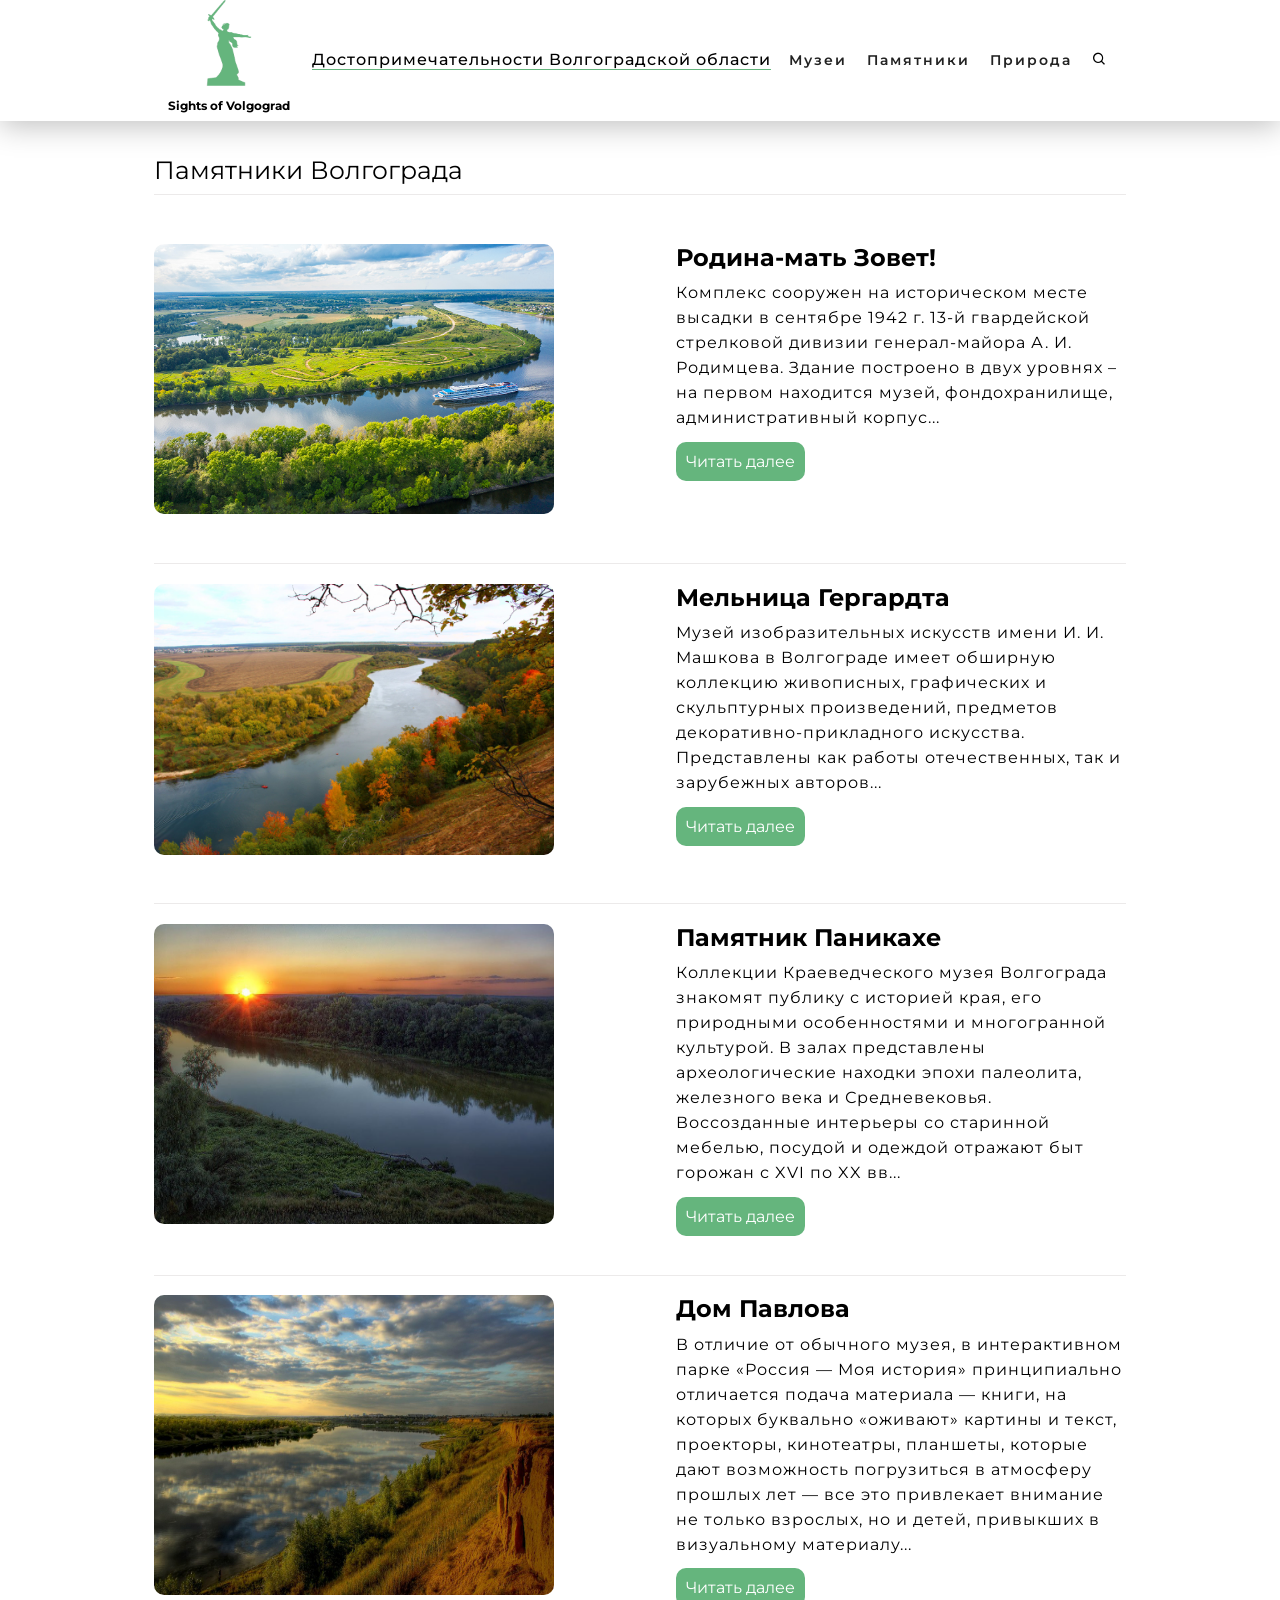
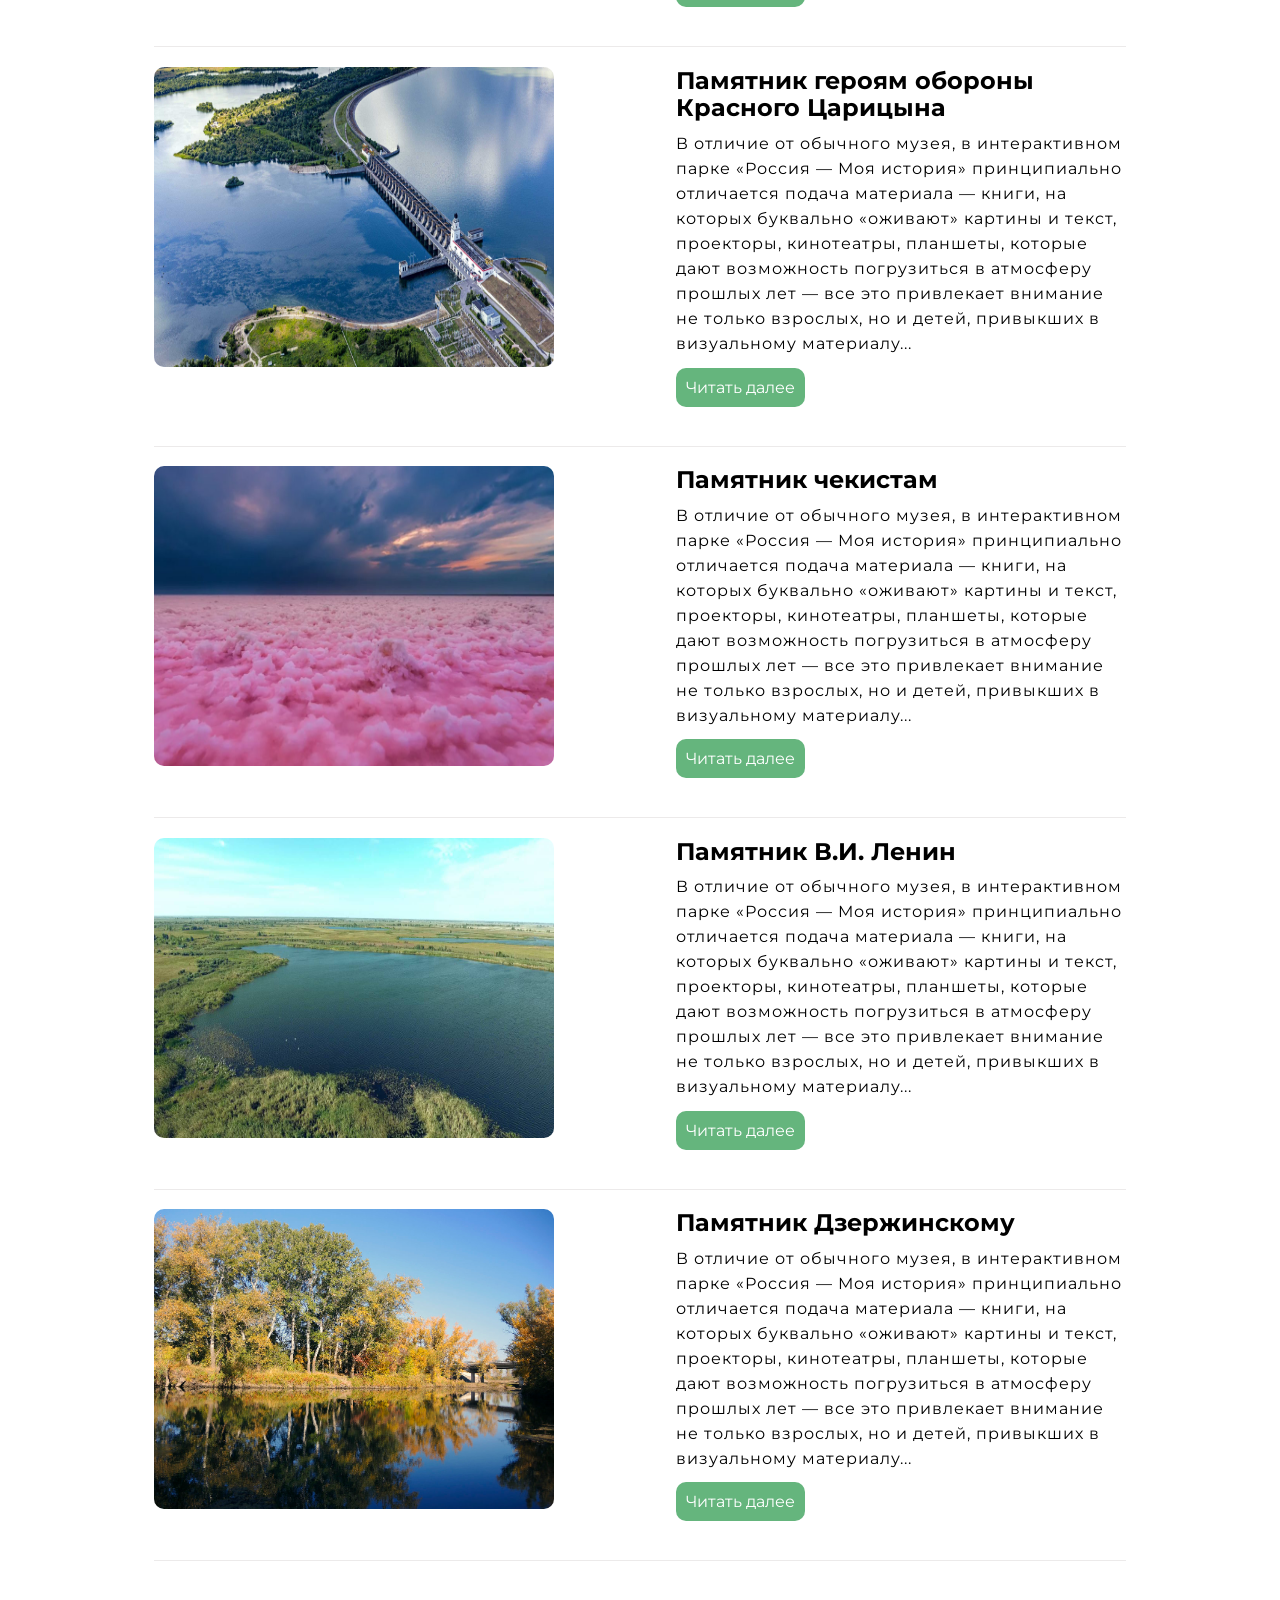
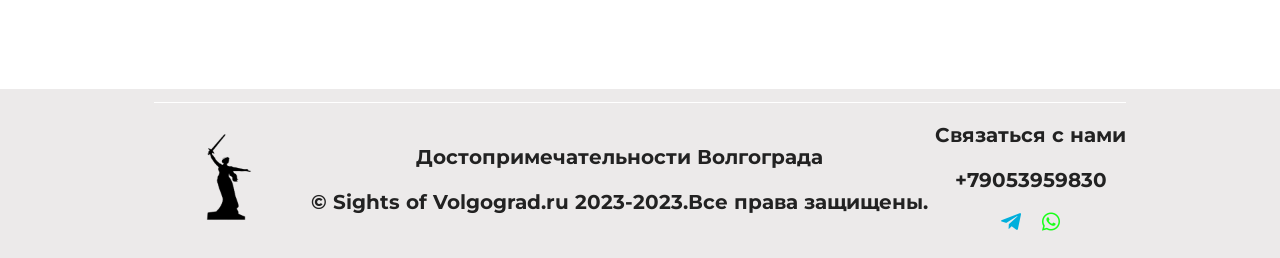
<file: water.html>
<!DOCTYPE html>
<html lang="ru">

<head>
    <meta charset="UTF-8">
    <meta http-equiv="X-UA-Compatible" content="IE=edge">
    <meta name="viewport" content="width=device-width, initial-scale=1.0">
    <title>Sights of Volgograd</title>
    <link href='https://unpkg.com/boxicons@2.1.4/css/boxicons.min.css' rel='stylesheet'>
    <link rel="preconnect" href="https://fonts.googleapis.com">
    <link rel="preconnect" href="https://fonts.gstatic.com" crossorigin>
    <link href="https://fonts.googleapis.com/css2?family=Montserrat&family=Roboto:wght@300&display=swap"
        rel="stylesheet">
    <link rel="stylesheet" href="./src/style/main.min.css">
    <link rel="stylesheet" href="./src/style/vendor.min.css">
    <script defer src="./src/js/JQuery.js"></script>
    <script defer src="./src/js/app.js"></script>
</head>

<body>
    <div class="header">
        <div class="header__container container">
            <div class="header__content">
                <div class="header__logo">
                    <a href="./index.html"><img class="logo" src="./src/assets/img/logo2.png" alt="logo">
                        <h1 class="logo__text">Sights of Volgograd</h1>
                    </a>
                </div>
                <div class="header__title">
                    <p>Достопримечательности Волгоградской области</p>
                </div>
                <nav>
                    <ul class="header__nav" id="navigation">
                        <li><a href="./museums.html">Музеи</a></li>
                        <li><a href="./monument.html">Памятники</a></li>
                        <li>
                            <a class="nature" href="#">Природа</a>
                            <ol class="submenu">
                                <li><a href="./water.html">Реки и Озера</a></li>
                                <li><a href="./lands.html">Горы и пещеры</a></li>
                                <li><a href="./forest.html">Леса</a></li>
                            </ol>
                        </li>
                        <li>
                            <button class="header__button btn" id="open"><i class='bx bx-search'></i></button>
                            <div id="form">
                                <form action="#" method="post">
                                    <input class="search-input" type="text" value="" placeholder="найти" />
                                </form>
                            </div>
                        </li>

                    </ul>
                </nav>
                <a href="#" id="pull"><i class='bx bx-menu'></i></a>
            </div>
        </div>
    </div>
    <div class="body">
        <div class="body__container container">
            <div class="body__title title">
                <p>Памятники Волгограда</p>
            </div>
            <div class="body__content content">
                <div class="attractions">

                    <div class="attractions__item">
                        <div class="attractions__image">
                            <img class="attractions-img" src="./src/assets/img/water-1.png" alt="">
                       </div>

                        <div class="attractions__link">
                            <p class="attractions__title">Родина-мать Зовет!</p>
                            <p class="attractions__text">Комплекс сооружен на историческом месте высадки в сентябре 1942
                                г.
                                13-й гвардейской стрелковой дивизии генерал-майора А. И. Родимцева.
                                Здание построено в двух уровнях – на первом находится музей, фондохранилище,
                                административный корпус...
                            </p>
                            <a href="" class="read">Читать далее</a>
                        </div>
                    </div>


                    <div class="attractions__item">
                       <div class="attractions__image">
                            <img class="attractions-img" src="./src/assets/img/water-2.png" alt="">
                       </div>

                        <div class="attractions__link">
                            <p class="attractions__title">Мельница Гергардта</p>
                            <p class="attractions__text">Музей изобразительных искусств имени И. И. Машкова в Волгограде
                                имеет обширную коллекцию живописных,
                                графических и скульптурных произведений, предметов декоративно-прикладного
                                искусства.
                                Представлены как работы отечественных, так и зарубежных авторов...
                            </p>
                            <a href="" class="read">Читать далее</a>
                        </div>

                    </div>


                    <div class="attractions__item">
                       <div class="attractions__image">
                            <img class="attractions-img" src="./src/assets/img/water-3.png" alt="">
                       </div>

                        <div class="attractions__link">
                            <p class="attractions__title">Памятник Паникахе</p>
                            <p class="attractions__text">Коллекции Краеведческого музея Волгограда знакомят публику с
                                историей края, его природными особенностями и многогранной культурой.
                                В залах представлены археологические находки эпохи палеолита, железного века и
                                Средневековья.
                                Воссозданные интерьеры со старинной мебелью, посудой и одеждой отражают быт горожан
                                с XVI по XX вв...
                            </p>
                            <a href="" class="read">Читать далее</a>
                        </div>
                    </div>


                    <div class="attractions__item">
                       <div class="attractions__image">
                            <img class="attractions-img" src="./src/assets/img/water-4.png" alt="">
                       </div>

                        <div class="attractions__link">
                            <p class="attractions__title">
                                Дом Павлова</p>
                            <p class="attractions__text">В отличие от обычного музея, в интерактивном парке «Россия — Моя
                                история» принципиально отличается подача материала — книги,
                                на которых буквально «оживают» картины и текст, проекторы, кинотеатры, планшеты,
                                которые дают возможность погрузиться в атмосферу прошлых лет — все это привлекает
                                внимание не только взрослых,
                                но и детей, привыкших в визуальному материалу...
                            </p>
                            <a href="" class="read">Читать далее</a>
                        </div>
                    </div>

                    <div class="attractions__item">
                        <div class="attractions__image">
                            <img class="attractions-img" src="./src/assets/img/water-5.png" alt="">
                       </div>

                        <div class="attractions__link">
                            <p class="attractions__title">
                                Памятник героям обороны Красного Царицына</p>
                            <p class="attractions__text">В отличие от обычного музея, в интерактивном парке «Россия — Моя
                                история» принципиально отличается подача материала — книги,
                                на которых буквально «оживают» картины и текст, проекторы, кинотеатры, планшеты,
                                которые дают возможность погрузиться в атмосферу прошлых лет — все это привлекает
                                внимание не только взрослых,
                                но и детей, привыкших в визуальному материалу...
                            </p>
                            <a href="" class="read">Читать далее</a>
                        </div>

                    </div>

                    <div class="attractions__item">
                        <div class="attractions__image">
                            <img class="attractions-img" src="./src/assets/img/water-6.png" alt="">
                       </div>

                        <div class="attractions__link">
                            <p class="attractions__title">
                                Памятник чекистам</p>
                            <p class="attractions__text">В отличие от обычного музея, в интерактивном парке «Россия — Моя
                                история» принципиально отличается подача материала — книги,
                                на которых буквально «оживают» картины и текст, проекторы, кинотеатры, планшеты,
                                которые дают возможность погрузиться в атмосферу прошлых лет — все это привлекает
                                внимание не только взрослых,
                                но и детей, привыкших в визуальному материалу...
                            </p>
                            <a href="" class="read">Читать далее</a>
                        </div>

                    </div>

                    <div class="attractions__item">
                         <div class="attractions__image">
                            <img class="attractions-img" src="./src/assets/img/water-7.png" alt="">
                       </div>

                        <div class="attractions__link">
                            <p class="attractions__title">Памятник В.И. Ленин</p>
                            <p class="attractions__text">В отличие от обычного музея, в интерактивном парке «Россия — Моя
                                история» принципиально отличается подача материала — книги,
                                на которых буквально «оживают» картины и текст, проекторы, кинотеатры, планшеты,
                                которые дают возможность погрузиться в атмосферу прошлых лет — все это привлекает
                                внимание не только взрослых,
                                но и детей, привыкших в визуальному материалу...
                            </p>
                            <a href="" class="read">Читать далее</a>
                        </div>

                    </div>
                    <div class="attractions__item">
                        <div class="attractions__image">
                            <img class="attractions-img" src="./src/assets/img/water-8.png" alt="">
                       </div>

                        <div class="attractions__link">
                            <p class="attractions__title">
                                Памятник Дзержинскому</p>
                            <p class="attractions__text">В отличие от обычного музея, в интерактивном парке «Россия — Моя
                                история» принципиально отличается подача материала — книги,
                                на которых буквально «оживают» картины и текст, проекторы, кинотеатры, планшеты,
                                которые дают возможность погрузиться в атмосферу прошлых лет — все это привлекает
                                внимание не только взрослых,
                                но и детей, привыкших в визуальному материалу...
                            </p>
                            <a href="" class="read">Читать далее</a>
                        </div>

                    </div>

                </div>
            </div>
        </div>
    </div>
    <div class="footer">
        <div class="footer__container container">
            <div class="footer__content">
                <div class="footer__logo">
                    <img class="logo" src="./src/assets/img/logo.png" alt="">
                </div>
                <div class="footer__center">
                    <div class="footer__title">
                        <p>Достопримечательности Волгограда</p>
                        <p>© Sights of Volgograd.ru 2023-2023.Все права защищены.</p>
                    </div>
                </div>
                <div class="footer__with">
                    <p>Связаться с нами</p>
                    <p>+79053959830</p>
                    <a href=""><i class='bx bxl-telegram'></i></a>
                    <a href=""><i class='bx bxl-whatsapp'></i></a>
                </div>

            </div>
        </div>
    </div>
</body>
</file>
<file: src/style/hystmodal.min.css>
.hystmodal__opened,.hystmodal__shadow{position:fixed;right:0;left:0;overflow:hidden}.hystmodal__shadow{border:none;display:block;width:100%;top:0;bottom:0;pointer-events:none;z-index:98;opacity:0;transition:opacity .15s ease;background-color:#000}.hystmodal__shadow--show{pointer-events:auto;opacity:.6}.hystmodal{position:fixed;top:0;bottom:0;right:0;left:0;overflow:hidden;overflow-y:auto;-webkit-overflow-scrolling:touch;opacity:1;pointer-events:none;display:flex;flex-flow:column nowrap;justify-content:flex-start;z-index:99;visibility:hidden}.hystmodal--active{opacity:1}.hystmodal--active,.hystmodal--moved{pointer-events:auto;visibility:visible}.hystmodal__wrap{flex-shrink:0;flex-grow:0;width:100%;min-height:100%;margin:auto;display:flex;flex-flow:column nowrap;align-items:center;justify-content:center}.hystmodal__window{margin:50px 0;box-sizing:border-box;flex-shrink:0;flex-grow:0;background:#fff;width:600px;max-width:100%;overflow:visible;transition:transform .2s ease 0s,opacity .2s ease 0s;transform:scale(.9);opacity:0}.hystmodal--active .hystmodal__window{transform:scale(1);opacity:1}.hystmodal__close{position:absolute;z-index:10;top:0;right:-40px;display:block;width:30px;height:30px;background-color:transparent;background-position:50%;background-repeat:no-repeat;background-image:url("data:image/svg+xml;charset=utf-8,%3Csvg xmlns='http://www.w3.org/2000/svg' viewBox='0 0 24 24'%3E%3Cpath fill='%23fff' stroke='%23fff' stroke-linecap='square' stroke-miterlimit='50' stroke-width='2' d='M22 2L2 22'/%3E%3Cpath fill='none' stroke='%23fff' stroke-linecap='square' stroke-miterlimit='50' stroke-width='2' d='M2 2l20 20'/%3E%3C/svg%3E");background-size:100% 100%;border:none;font-size:0;cursor:pointer;outline:none}.hystmodal__close:focus{outline:2px dotted #afb3b9;outline-offset:2px}@media (max-width:767px){.hystmodal__close{top:10px;right:10px;width:24px;height:24px;background-image:url("data:image/svg+xml;charset=utf-8,%3Csvg xmlns='http://www.w3.org/2000/svg' viewBox='0 0 24 24'%3E%3Cpath fill='%23fff' stroke='%23111' stroke-linecap='square' stroke-miterlimit='50' stroke-width='2' d='M22 2L2 22'/%3E%3Cpath fill='none' stroke='%23111' stroke-linecap='square' stroke-miterlimit='50' stroke-width='2' d='M2 2l20 20'/%3E%3C/svg%3E")}.hystmodal__window{margin:0}}
</file>
<file: src/style/main.min.css>
:root {
  --color-white: #ffffff;
  --color-black: #000000;
}

* {
  margin: 0;
  padding: 0;
  box-sizing: border-box;
  font-family: "Montserrat", sans-serif;
}

a {
  text-decoration: none;
  color: inherit;
}

ul {
  margin: 0;
  list-style: none;
}

ol {
  margin: 0;
  list-style: none;
}

.header {
  position: fixed;
  z-index: 99;
  top: 0;
  width: 100%;
  background-color: white;
  box-shadow: 0 5px 28px rgba(0, 0, 0, 0.25);
}
.header__content {
  justify-content: space-between;
  display: flex;
  align-items: center;
}
.header__logo {
  text-align: center;
}
.header__title {
  font-size: 18px;
  font-weight: 500;
  letter-spacing: 1px;
  border-bottom: #65b57d 1px solid;
}
.header__nav {
  display: flex;
}
.header__nav > li {
  padding-left: 30px;
  padding-right: 30px;
  font-weight: 600;
  font-size: 16px;
  color: #222;
}
.header__nav > li > a {
  letter-spacing: 1px;
}
.header__nav > li > a:hover {
  color: #65b57d;
  transition: 0.5s;
}
.header__button {
  border: none;
  cursor: pointer;
  background-color: white;
}
.header #form {
  display: none;
  position: absolute;
  right: 50px;
  top: 50px;
}

.search-input {
  border: none;
  border-radius: 3px;
  outline: none;
}

.search-input::placeholder {
  opacity: 0.7;
}

.nature {
  position: relative;
  padding-bottom: 15px;
}

.submenu {
  top: 80px;
  right: 350px;
  line-height: 60px;
  position: absolute;
  color: #222;
  background-color: white;
  box-shadow: 0 5px 28px rgba(0, 0, 0, 0.25);
  border-radius: 10px;
  display: none;
}

.submenu > li > a {
  border-bottom: 1px solid rgba(255, 255, 255, 0.3);
}

.submenu > li > a:hover {
  color: #65b57d;
  transition: 0.5s;
}

.submenu > li {
  padding: 0px 30px 0px 30px;
}

.logo {
  width: 150px;
}
.logo__text {
  font-size: 12px;
}

.container {
  padding-left: 12%;
  padding-right: 12%;
}

.submenu {
  display: none;
}

.bx-menu {
  display: none;
  font-size: 20px;
}

@media screen and (max-width: 1680px) {
  .submenu {
    top: 80px;
    line-height: 40px;
    right: 280px;
  }
}
@media screen and (max-width: 1600px) {
  .submenu {
    top: 80px;
    line-height: 40px;
    right: 250px;
  }
}
@media screen and (max-width: 1380px) {
  .header__nav {
    display: flex;
  }
  .header__nav > li > a {
    letter-spacing: 2px;
  }
  .header__nav > li {
    padding-left: 10px;
    padding-right: 10px;
  }
  .submenu {
    top: 80px;
    line-height: 40px;
    right: 150px;
  }
}
@media screen and (max-width: 1280px) {
  .header__nav {
    display: flex;
  }
  .header__nav > li > a {
    letter-spacing: 2px;
    font-size: 14px;
  }
  .header__nav > li {
    padding-left: 10px;
    padding-right: 10px;
  }
  .header__title {
    font-size: 16px;
  }
  .submenu {
    top: 80px;
    line-height: 40px;
    right: 150px;
  }
}
@media screen and (max-width: 1024px) {
  .header__nav {
    background-color: #65b57d;
    width: 100%;
    align-items: end;
    text-align: end;
    display: none;
    flex-direction: column-reverse;
    position: absolute;
    top: 120px;
    right: 0px;
    padding-bottom: 50px;
  }
  .header__nav > li > a {
    color: white;
    letter-spacing: 2px;
  }
  .header__nav > li > a:hover {
    color: white;
  }
  .header__nav > li {
    line-height: 35px;
    padding-left: 10px;
    padding-right: 10px;
  }
  .header__button {
    background-color: #65b57d;
    color: white;
  }
  .header #form {
    display: none;
    position: absolute;
    right: 50px;
    top: 0px;
  }
  .submenu {
    top: 35px;
    line-height: 40px;
  }
  .search-input {
    border: none;
    border-radius: 3px;
    outline: none;
  }
  .search-input::placeholder {
    opacity: 0.7;
  }
  .bx-menu {
    display: block;
  }
}
@media screen and (max-width: 820px) {
  .header__title {
    text-align: center;
    font-size: 16px;
  }
  .header__nav {
    top: 100px;
  }
  .header__logo {
    display: inline;
  }
  .logo {
    width: 120px;
  }
}
@media screen and (max-width: 440px) {
  .header {
    text-align: center;
  }
  .header__title {
    font-size: 14px;
  }
  .header__content {
    justify-content: space-evenly;
  }
  .header__nav {
    top: 74px;
    padding-bottom: 10px;
  }
  .header__nav > li > a {
    font-size: 12px;
  }
  .logo {
    width: 70px;
  }
  .logo__text {
    font-size: 8px;
  }
  .container {
    padding-left: 0;
    padding-right: 0;
  }
}
@media screen and (max-width: 440px) {
  .header {
    text-align: center;
  }
  .header__title {
    font-size: 14px;
  }
  .header__content {
    justify-content: space-evenly;
  }
  .header__nav {
    top: 74px;
    padding-bottom: 10px;
  }
  .header__nav > li > a {
    font-size: 12px;
  }
  .logo {
    width: 70px;
  }
  .logo__text {
    font-size: 8px;
  }
  .container {
    padding-left: 0;
    padding-right: 0;
  }
}
@media screen and (max-width: 360px) {
  .header {
    text-align: center;
  }
  .header__title {
    font-size: 12px;
  }
  .header__content {
    justify-content: space-evenly;
  }
  .header__nav {
    top: 74px;
    padding-bottom: 10px;
  }
  .header__nav > li > a {
    font-size: 12px;
  }
  .logo {
    width: 70px;
  }
  .logo__text {
    font-size: 8px;
  }
  .container {
    padding-left: 0;
    padding-right: 0;
  }
  .submenu {
    top: 80px;
    right: 100px;
    line-height: 20px;
  }
  .submenu > li > a {
    font-size: 12px;
  }
}
.body__title {
  font-size: 25px;
  margin-top: 6%;
  margin-bottom: 3%;
  padding-bottom: 1%;
  border-bottom: #ECEAEA 1px solid;
}

.places__title {
  padding-top: 8%;
}
.places__items {
  display: grid;
  grid-template-columns: repeat(3, 34%);
}

.title {
  font-size: 25px;
  margin-top: 16%;
  margin-bottom: 3%;
  padding-bottom: 1%;
  border-bottom: #ECEAEA 1px solid;
}

.card {
  position: relative;
  opacity: 1;
  transition: opacity 0.4s linear;
  width: 445px;
}
.card__image {
  position: absolute;
  width: 100%;
}
.card__link {
  padding: 10px;
  font-size: 20px;
  background-color: #65b57d;
}
.card__text {
  display: inline-block;
  position: relative;
  color: white;
  padding: 110px 60px;
}
.card__text > p1 {
  letter-spacing: 1px;
  margin-top: 18%;
  font-size: 35px;
}

.card:hover {
  opacity: 0.6;
  transition: opacity 0.4s linear;
}

.about {
  position: relative;
  margin-top: 8%;
  background-color: #65b57d;
  padding: 90px 350px 90px 130px;
  color: white;
  letter-spacing: 1px;
  display: inline-block;
}
.about::before {
  content: "";
  position: absolute;
  width: 550px;
  height: 500px;
  right: -280px;
  background: url(../assets/img/about.png) no-repeat;
  background-size: 550px 500px;
  box-shadow: 1px 1px 5px #000;
}
.about::after {
  content: "";
  position: absolute;
  width: 550px;
  height: 500px;
  right: -280px;
  top: 700px;
  background: url(../assets/img/about2.png) no-repeat;
  background-size: 550px 500px;
  box-shadow: 1px 1px 5px #000;
}
.about__title > h1 {
  font-size: 60px;
}
.about__text {
  width: 650px;
  padding-bottom: 15%;
}
.about__text > p {
  padding-bottom: 8%;
}

@media screen and (max-width: 1680px) {
  .places__title {
    padding-top: 12%;
  }
  .places__items {
    grid-template-columns: repeat(3, 34%);
  }
  .card {
    width: 400px;
  }
  .card__image {
    width: 100%;
  }
  .card__link {
    padding: 10px;
    font-size: 20px;
    background-color: #65b57d;
  }
  .card__text {
    display: inline-block;
    position: relative;
    color: white;
    padding: 100px 0px 0px 40px;
  }
  .card__text > p1 {
    font-size: 20px;
  }
  .about {
    padding: 80px 140px 60px 60px;
    margin-top: 18%;
  }
  .about::before {
    content: "";
    position: absolute;
    width: 450px;
    height: 400px;
    right: -320px;
    background: url(../assets/img/about.png) no-repeat;
    background-size: 550px 500px;
    box-shadow: 1px 1px 5px #000;
  }
  .about::after {
    content: "";
    position: absolute;
    width: 450px;
    height: 400px;
    right: -320px;
    top: 700px;
    background: url(../assets/img/about2.png) no-repeat;
    background-size: 550px 500px;
    box-shadow: 1px 1px 5px #000;
  }
  .about__title > h1 {
    font-size: 40px;
  }
  .about__title > p {
    padding-bottom: 5%;
  }
  .about__text {
    padding-top: 5%;
    width: 750px;
    padding-bottom: 15%;
  }
  .about__text > p {
    padding-bottom: 8%;
    font-size: 16px;
  }
}
@media screen and (max-width: 1600px) {
  .places__title {
    padding-top: 8%;
  }
  .places__items {
    grid-template-columns: repeat(3, 34.3%);
  }
  .card {
    width: 380px;
  }
  .card__image {
    width: 100%;
  }
  .card__link {
    padding: 10px;
    font-size: 20px;
    background-color: #65b57d;
  }
  .card__text {
    display: inline-block;
    position: relative;
    color: white;
    padding: 120px 0px 0px 40px;
  }
  .card__text > p1 {
    font-size: 20px;
  }
  .about {
    padding: 80px 163px 80px 80px;
    margin-top: 18%;
  }
  .about::before {
    content: "";
    position: absolute;
    width: 450px;
    height: 400px;
    right: -320px;
    background: url(../assets/img/about.png) no-repeat;
    background-size: 550px 500px;
    box-shadow: 1px 1px 5px #000;
  }
  .about::after {
    content: "";
    position: absolute;
    width: 450px;
    height: 400px;
    right: -320px;
    top: 680px;
    background: url(../assets/img/about2.png) no-repeat;
    background-size: 550px 500px;
    box-shadow: 1px 1px 5px #000;
  }
  .about__title > h1 {
    font-size: 40px;
  }
  .about__title > p {
    padding-bottom: 5%;
  }
  .about__text {
    padding-top: 5%;
    width: 650px;
    padding-bottom: 15%;
  }
  .about__text > p {
    padding-bottom: 8%;
    font-size: 16px;
  }
}
@media screen and (max-width: 1380px) {
  .places__title {
    padding-top: 12%;
  }
  .places__items {
    grid-template-columns: repeat(3, 35, 5%);
  }
  .card {
    width: 326px;
  }
  .card__image {
    width: 100%;
  }
  .card__link {
    padding: 10px;
    font-size: 20px;
    background-color: #65b57d;
  }
  .card__text {
    display: inline-block;
    position: relative;
    color: white;
    padding: 100px 0px 0px 40px;
  }
  .card__text > p1 {
    font-size: 20px;
  }
  .about {
    padding: 80px 120px 60px 60px;
  }
  .about::before {
    content: "";
    position: absolute;
    width: 350px;
    height: 350px;
    right: -230px;
    background: url(../assets/img/about.png) no-repeat;
    background-size: 550px 500px;
    box-shadow: 1px 1px 5px #000;
  }
  .about::after {
    content: "";
    position: absolute;
    width: 350px;
    height: 350px;
    right: -230px;
    top: 600px;
    background: url(../assets/img/about2.png) no-repeat;
    background-size: 550px 500px;
    box-shadow: 1px 1px 5px #000;
  }
  .about__title > h1 {
    font-size: 36px;
  }
  .about__title > p {
    font-size: 16px;
  }
  .about__text {
    width: 635px;
    font-size: 14px;
  }
}
@media screen and (max-width: 1280px) {
  .places__title {
    padding-top: 12%;
  }
  .places__items {
    grid-template-columns: repeat(3, 35, 5%);
  }
  .card {
    width: 305px;
  }
  .card__image {
    width: 100%;
  }
  .card__link {
    padding: 10px;
    font-size: 20px;
    background-color: #65b57d;
  }
  .card__text {
    display: inline-block;
    position: relative;
    color: white;
    padding: 100px 0px 0px 40px;
  }
  .card__text > p1 {
    font-size: 20px;
  }
  .about {
    padding: 80px 100px 60px 60px;
  }
  .about::before {
    content: "";
    position: absolute;
    width: 350px;
    height: 350px;
    right: -258px;
    background: url(../assets/img/about.png) no-repeat;
    background-size: 550px 500px;
    box-shadow: 1px 1px 5px #000;
  }
  .about::after {
    content: "";
    position: absolute;
    width: 350px;
    height: 350px;
    right: -258px;
    top: 600px;
    background: url(../assets/img/about2.png) no-repeat;
    background-size: 550px 500px;
    box-shadow: 1px 1px 5px #000;
  }
  .about__title > h1 {
    font-size: 36px;
  }
  .about__title > p {
    font-size: 16px;
  }
  .about__text {
    width: 550px;
    font-size: 14px;
  }
}
@media screen and (max-width: 1024px) {
  .places__title {
    padding-top: 20%;
  }
  .places__items {
    grid-template-columns: repeat(1);
  }
  .places__card3 {
    width: 280px;
  }
  .card {
    width: 250px;
    padding-left: 0;
  }
  .card__image {
    width: 100%;
  }
  .card__link {
    padding: 10px;
    font-size: 16px;
    background-color: #65b57d;
  }
  .card__text {
    display: inline-block;
    position: relative;
    color: white;
    padding: 80px 0px 0px 40px;
  }
  .card__text > p1 {
    font-size: 20px;
  }
  .about {
    padding: 80px 120px 700px 120px;
  }
  .about::before {
    content: "";
    position: absolute;
    top: 950px;
    width: 540px;
    height: 350px;
    right: 120px;
    background: url(../assets/img/about.png) no-repeat;
    background-size: 550px 500px;
    box-shadow: 1px 1px 5px #000;
  }
  .about::after {
    content: "";
    position: absolute;
    width: 540px;
    height: 350px;
    right: 120px;
    top: 1350px;
    background: url(../assets/img/about2.png) no-repeat;
    background-size: 550px 500px;
    box-shadow: 1px 1px 5px #000;
  }
  .about__title > h1 {
    font-size: 36px;
  }
  .about__title > p {
    font-size: 12px;
  }
  .about__text {
    width: 540px;
    font-size: 16px;
  }
}
@media screen and (max-width: 820px) {
  .places__title {
    padding-top: 25%;
  }
  .places__items {
    grid-template-columns: repeat(1, 1fr);
    row-gap: 80px;
  }
  .card {
    padding-bottom: 30%;
    width: 622px;
  }
  .card__image {
    width: 100%;
  }
  .card__link {
    padding: 10px;
    font-size: 20px;
    background-color: #65b57d;
  }
  .card__text {
    display: inline-block;
    position: relative;
    color: white;
    padding: 180px 0px 0px 40px;
  }
  .card__text > p1 {
    font-size: 30px;
  }
  .about {
    padding: 80px 90px 770px 90px;
  }
  .about::before {
    content: "";
    position: absolute;
    top: 980px;
    width: 450px;
    height: 350px;
    right: 90px;
    background: url(../assets/img/about.png) no-repeat;
    background-size: 550px 500px;
    box-shadow: 1px 1px 5px #000;
  }
  .about::after {
    content: "";
    position: absolute;
    width: 450px;
    height: 350px;
    right: 90px;
    top: 1400px;
    background: url(../assets/img/about2.png) no-repeat;
    background-size: 550px 500px;
    box-shadow: 1px 1px 5px #000;
  }
  .about__title > h1 {
    font-size: 36px;
  }
  .about__title > p {
    font-size: 12px;
  }
  .about__text {
    width: 440px;
    font-size: 14px;
  }
}
@media screen and (max-width: 768px) {
  .places__title {
    padding-top: 25%;
  }
  .places__items {
    grid-template-columns: repeat(1, 1fr);
    row-gap: 80px;
  }
  .card {
    padding-bottom: 30%;
    width: 580px;
  }
  .card__image {
    width: 100%;
  }
  .card__link {
    padding: 10px;
    font-size: 20px;
    background-color: #65b57d;
  }
  .card__text {
    display: inline-block;
    position: relative;
    color: white;
    padding: 180px 0px 0px 40px;
  }
  .card__text > p1 {
    font-size: 30px;
  }
  .about {
    padding: 80px 70px 770px 70px;
  }
  .about::before {
    content: "";
    position: absolute;
    top: 980px;
    width: 450px;
    height: 350px;
    right: 65px;
    background: url(../assets/img/about.png) no-repeat;
    background-size: 550px 500px;
    box-shadow: 1px 1px 5px #000;
  }
  .about::after {
    content: "";
    position: absolute;
    width: 450px;
    height: 350px;
    right: 65px;
    top: 1400px;
    background: url(../assets/img/about2.png) no-repeat;
    background-size: 550px 500px;
    box-shadow: 1px 1px 5px #000;
  }
  .about__title > h1 {
    font-size: 36px;
  }
  .about__title > p {
    font-size: 12px;
  }
  .about__text {
    width: 440px;
    font-size: 14px;
  }
}
@media screen and (max-width: 440px) {
  .container {
    padding-left: 5%;
    padding-right: 5%;
  }
  .places__title {
    padding-top: 25%;
  }
  .places__items {
    grid-template-columns: repeat(1);
    grid-column: 20px;
  }
  .title {
    font-size: 16px;
  }
  .card {
    padding-bottom: 30%;
    width: 395px;
    height: 200px;
  }
  .card__image {
    width: 100%;
    height: 100%;
  }
  .card__link {
    font-size: 16px;
    padding: 10px;
    background-color: #65b57d;
  }
  .card__text {
    display: inline-block;
    position: relative;
    color: white;
    padding: 100px 0px 0px 40px;
  }
  .card__text > p1 {
    font-size: 16px;
  }
  .about {
    padding: 40px 40px 600px 40px;
  }
  .about::before {
    content: "";
    position: absolute;
    top: 800px;
    width: 350px;
    height: 250px;
    right: 23px;
    background: url(../assets/img/about.png) no-repeat;
    background-position: 70% 30%;
    background-size: 550px 500px;
    box-shadow: 1px 1px 5px #000;
  }
  .about::after {
    content: "";
    position: absolute;
    width: 350px;
    height: 250px;
    right: 23px;
    top: 1100px;
    background: url(../assets/img/about2.png) no-repeat;
    background-position: 70% 30%;
    background-size: 550px 500px;
    box-shadow: 1px 1px 5px #000;
  }
  .about__title > h1 {
    font-size: 22px;
  }
  .about__title > p {
    font-size: 12px;
  }
  .about__text {
    width: 300px;
  }
  .about__text > p {
    font-size: 12px;
  }
}
@media screen and (max-width: 412px) {
  .places__title {
    padding-top: 25%;
  }
  .places__items {
    grid-template-columns: repeat(1);
    grid-column: 20px;
  }
  .title {
    font-size: 16px;
  }
  .card {
    padding-bottom: 30%;
    width: 370px;
    height: 200px;
  }
  .card__image {
    width: 100%;
    height: 100%;
  }
  .card__link {
    font-size: 16px;
    padding: 10px;
    background-color: #65b57d;
  }
  .card__text {
    display: inline-block;
    position: relative;
    color: white;
    padding: 100px 0px 0px 40px;
  }
  .card__text > p1 {
    font-size: 16px;
  }
  .about {
    width: 370px;
    padding: 30px 20px 500px 20px;
  }
  .about::before {
    content: "";
    position: absolute;
    top: 600px;
    width: 300px;
    height: 200px;
    right: 30px;
    background: url(../assets/img/about.png) no-repeat;
    background-position: 70% 30%;
    background-size: 550px 500px;
    box-shadow: 1px 1px 5px #000;
  }
  .about::after {
    content: "";
    position: absolute;
    width: 300px;
    height: 200px;
    right: 30px;
    top: 820px;
    background: url(../assets/img/about2.png) no-repeat;
    background-position: 70% 30%;
    background-size: 550px 500px;
    box-shadow: 1px 1px 5px #000;
  }
  .about__title {
    text-align: center;
  }
  .about__title > h1 {
    font-size: 16px;
  }
  .about__title > p {
    font-size: 10px;
  }
  .about__text {
    width: 320px;
    text-align: center;
  }
  .about__text > p {
    font-size: 10px;
  }
}
@media screen and (max-width: 360px) {
  .places__title {
    padding-top: 25%;
  }
  .places__items {
    grid-template-columns: repeat(1);
    grid-column: 20px;
  }
  .title {
    font-size: 16px;
  }
  .card {
    padding-bottom: 30%;
    width: 320px;
    height: 200px;
  }
  .card__image {
    width: 100%;
    height: 100%;
  }
  .card__link {
    font-size: 16px;
    padding: 10px;
    background-color: #65b57d;
  }
  .card__text {
    display: inline-block;
    position: relative;
    color: white;
    padding: 100px 0px 0px 40px;
  }
  .card__text > p1 {
    font-size: 16px;
  }
  .about {
    width: 320px;
    padding: 20px 20px 450px 20px;
  }
  .about::before {
    content: "";
    position: absolute;
    top: 620px;
    width: 280px;
    height: 180px;
    right: 20px;
    background: url(../assets/img/about.png) no-repeat;
    background-position: 70% 30%;
    background-size: 550px 500px;
    box-shadow: 1px 1px 5px #000;
  }
  .about::after {
    content: "";
    position: absolute;
    width: 280px;
    height: 180px;
    right: 20px;
    top: 850px;
    background: url(../assets/img/about2.png) no-repeat;
    background-position: 70% 30%;
    background-size: 550px 500px;
    box-shadow: 1px 1px 5px #000;
  }
  .about__title {
    text-align: center;
  }
  .about__title > h1 {
    font-size: 16px;
  }
  .about__title > p {
    font-size: 10px;
  }
  .about__text {
    text-align: center;
    width: 280px;
  }
  .about__text > p {
    font-size: 10px;
  }
}
@media screen and (max-width: 320px) {
  .places__title {
    padding-top: 25%;
  }
  .places__items {
    grid-template-columns: repeat(1);
    grid-column: 20px;
  }
  .title {
    font-size: 16px;
  }
  .card {
    padding-bottom: 30%;
    width: 286px;
    height: 200px;
  }
  .card__image {
    width: 100%;
    height: 100%;
  }
  .card__link {
    font-size: 16px;
    padding: 10px;
    background-color: #65b57d;
  }
  .card__text {
    display: inline-block;
    position: relative;
    color: white;
    padding: 100px 0px 0px 40px;
  }
  .card__text > p1 {
    font-size: 16px;
  }
  .about {
    width: 286px;
    padding: 20px 20px 450px 20px;
  }
  .about::before {
    content: "";
    position: absolute;
    top: 650px;
    width: 260px;
    height: 180px;
    right: 14px;
    background: url(../assets/img/about.png) no-repeat;
    background-position: 70% 30%;
    background-size: 550px 500px;
    box-shadow: 1px 1px 5px #000;
  }
  .about::after {
    content: "";
    position: absolute;
    width: 260px;
    height: 180px;
    right: 14px;
    top: 880px;
    background: url(../assets/img/about2.png) no-repeat;
    background-position: 70% 30%;
    background-size: 550px 500px;
    box-shadow: 1px 1px 5px #000;
  }
  .about__title {
    text-align: center;
  }
  .about__title > h1 {
    font-size: 16px;
  }
  .about__title > p {
    font-size: 10px;
  }
  .about__text {
    text-align: center;
    width: 250px;
  }
  .about__text > p {
    font-size: 10px;
  }
}
.modal {
  position: fixed;
  top: 0;
  right: 0;
  bottom: 0;
  left: 0;
  width: 100%;
  height: 100vh;
  background-color: rgba(0, 0, 0, 0.2);
  z-index: 99;
}
.modal__viewport {
  width: 100%;
  height: 100%;
  display: flex;
  justify-content: center;
  align-items: center;
}
.modal__card {
  width: 830px;
  background-color: #fff;
  padding: 20px 30px;
  position: relative;
}
.modal__close {
  position: absolute;
  top: 0;
  right: 0;
  border: none;
  background-color: #65b57d;
  color: #fff;
  width: 40px;
  height: 40px;
  font-size: 36px;
  transform: translate(50%, -50%);
  cursor: pointer;
  border-radius: 50%;
}
.modal__body {
  width: 100%;
}
.modal__img {
  width: 100%;
  object-fit: cover;
}
.modal__content p {
  opacity: 0.8;
  text-align: center;
}
.modal__content h2 {
  font-size: 32px;
  line-height: 1.2;
  padding: 20px 0;
  text-align: center;
}

/* .modals{
    display: none;
    } */
.vlg__images {
  display: grid;
  grid-template-columns: repeat(auto-fill, 37%);
  column-gap: 240px;
  row-gap: 150px;
}

.btn-image {
  width: 650px;
  height: 400px;
  object-fit: cover;
  padding-bottom: 20px;
  filter: brightness(80%);
  border-bottom: 1px solid #ECEAEA;
}

@media screen and (max-width: 1680px) {
  .vlg__images {
    display: grid;
    grid-template-columns: repeat(auto-fill, 34%);
    column-gap: 240px;
    row-gap: 150px;
  }
  .btn-image {
    width: 600px;
    height: 450px;
    object-fit: cover;
    padding-bottom: 20px;
    filter: brightness(80%);
    border-bottom: 1px solid #ECEAEA;
  }
}
@media screen and (max-width: 1600px) {
  .vlg__images {
    display: grid;
    grid-template-columns: repeat(auto-fill, 34%);
    column-gap: 240px;
    row-gap: 150px;
  }
  .btn-image {
    width: 560px;
    height: 400px;
    object-fit: cover;
    padding-bottom: 20px;
    filter: brightness(80%);
    border-bottom: 1px solid #ECEAEA;
  }
}
@media screen and (max-width: 1380px) {
  .vlg__images {
    display: grid;
    grid-template-columns: repeat(auto-fill, 34%);
    column-gap: 240px;
    row-gap: 150px;
  }
  .btn-image {
    width: 450px;
    height: 300px;
    object-fit: cover;
    padding-bottom: 20px;
    filter: brightness(80%);
    border-bottom: 1px solid #ECEAEA;
  }
}
@media screen and (max-width: 1280px) {
  .vlg__images {
    display: grid;
    grid-template-columns: repeat(auto-fill, 34%);
    column-gap: 240px;
    row-gap: 150px;
  }
  .btn-image {
    width: 400px;
    height: 250px;
    object-fit: cover;
    padding-bottom: 20px;
    filter: brightness(80%);
    border-bottom: 1px solid #ECEAEA;
  }
}
@media screen and (max-width: 1024px) {
  .modal__card {
    width: 500px;
  }
  .vlg__images {
    display: grid;
    grid-template-columns: repeat(auto-fill, 21%);
    column-gap: 240px;
    row-gap: 150px;
  }
  .btn-image {
    width: 370px;
    height: 220px;
    object-fit: cover;
    padding-bottom: 20px;
    filter: brightness(80%);
    border-bottom: 1px solid #ECEAEA;
  }
}
@media screen and (max-width: 820px) {
  .modal__card {
    width: 630px;
    background-color: #fff;
    padding: 20px 30px;
    position: relative;
  }
  .vlg__images {
    display: grid;
    grid-template-columns: repeat(1, 1fr);
    row-gap: 50px;
  }
  .btn-image {
    width: 100%;
    height: 350px;
    object-fit: cover;
    padding-bottom: 20px;
    filter: brightness(80%);
    border-bottom: 1px solid #ECEAEA;
  }
  .button-modal {
    border: none;
    cursor: pointer;
  }
}
@media screen and (max-width: 440px) {
  .vlg__images {
    display: grid;
    grid-template-columns: repeat(1, 1fr);
    row-gap: 20px;
  }
  .btn-image {
    width: 396px;
    height: 250px;
    object-fit: cover;
    padding-bottom: 20px;
    filter: brightness(80%);
    border-bottom: 1px solid #ECEAEA;
  }
  .modal__card {
    width: 400px;
    background-color: #fff;
    padding: 20px 30px;
    position: relative;
  }
  .modal__close {
    width: 30px;
    height: 30px;
    font-size: 20px;
    transform: translate(50%, -50%);
  }
  .modal__content > h2 {
    font-size: 18px;
  }
  .modal__content > p {
    font-size: 14px;
  }
}
@media screen and (max-width: 412px) {
  .vlg__images {
    display: grid;
    grid-template-columns: repeat(1, 1fr);
    row-gap: 20px;
  }
  .btn-image {
    width: 370px;
    height: 250px;
    object-fit: cover;
    padding-bottom: 20px;
    filter: brightness(80%);
    border-bottom: 1px solid #ECEAEA;
  }
  .modal__card {
    width: 320px;
    background-color: #fff;
    padding: 20px 30px;
    position: relative;
  }
  .modal__close {
    width: 30px;
    height: 30px;
    font-size: 20px;
    transform: translate(50%, -50%);
  }
  .modal__content > h2 {
    font-size: 18px;
  }
  .modal__content > p {
    font-size: 14px;
  }
}
@media screen and (max-width: 360px) {
  .vlg__images {
    display: grid;
    grid-template-columns: repeat(1, 1fr);
    row-gap: 20px;
  }
  .btn-image {
    width: 320px;
    height: 250px;
    object-fit: cover;
    padding-bottom: 20px;
    filter: brightness(80%);
    border-bottom: 1px solid #ECEAEA;
  }
  .modal__card {
    width: 320px;
    background-color: #fff;
    padding: 20px 30px;
    position: relative;
  }
  .modal__close {
    width: 30px;
    height: 30px;
    font-size: 20px;
    transform: translate(50%, -50%);
  }
  .modal__content > h2 {
    font-size: 18px;
  }
  .modal__content > p {
    font-size: 14px;
  }
}
@media screen and (max-width: 320px) {
  .vlg__images {
    display: grid;
    grid-template-columns: repeat(1, 1fr);
    row-gap: 20px;
  }
  .btn-image {
    width: 287px;
    height: 150px;
    object-fit: cover;
    padding-bottom: 20px;
    filter: brightness(80%);
    border-bottom: 1px solid #ECEAEA;
  }
  .modal__card {
    width: 280px;
    background-color: #fff;
    padding: 20px 20px;
    position: relative;
  }
  .modal__close {
    width: 25px;
    height: 25px;
    font-size: 18px;
    transform: translate(50%, -50%);
  }
  .modal__content > h2 {
    font-size: 18px;
  }
  .modal__content > p {
    font-size: 14px;
  }
}
.footer {
  background-color: #ECEAEA;
  margin-top: 10%;
}
.footer__container {
  padding-top: 1%;
}
.footer__content {
  border-top: 1px solid white;
  padding-top: 1%;
  padding-bottom: 1%;
  display: flex;
  align-items: center;
  text-align: center;
  color: #222;
  font-weight: 700;
  justify-content: space-between;
  font-size: 20px;
}
.footer__logo {
  width: 150px;
}
.footer__title > p {
  line-height: 45px;
}
.footer__with {
  line-height: 45px;
}

.bxl-telegram {
  color: #00AFDC;
  padding: 5px;
  font-size: 24px;
}

.bxl-telegram:hover {
  background-color: #00AFDC;
  transition: 1s;
  border-radius: 50%;
  color: white;
}

.bxl-whatsapp {
  color: #19ff19;
  padding: 5px;
  font-size: 24px;
}

.bxl-whatsapp:hover {
  background-color: #19ff19;
  transition: 1s;
  border-radius: 50%;
}

@media screen and (max-width: 1024px) {
  .footer__title {
    font-size: 18px;
  }
  .footer__with {
    font-size: 18px;
    line-height: 25px;
  }
}
@media screen and (max-width: 820px) {
  .footer__title {
    font-size: 14px;
    line-height: 10px;
  }
  .footer__title > p {
    font-size: 14px;
    line-height: 30px;
    width: 300px;
  }
  .footer__with {
    font-size: 14px;
    line-height: 20px;
  }
  .footer__container {
    width: 100%;
  }
  .footer__content {
    display: flex;
  }
  .footer__logo {
    width: 120px;
  }
}
@media screen and (max-width: 440px) {
  .footer {
    align-items: center;
  }
  .footer__title > p {
    font-size: 10px;
    width: 250px;
    line-height: 14px;
  }
  .footer__with {
    font-size: 10px;
    line-height: 14px;
  }
  .footer__logo {
    align-items: center;
  }
  .bx {
    font-size: 12px;
  }
}
@media screen and (max-width: 412px) {
  .footer__content {
    display: flex;
    flex-direction: column-reverse;
  }
  .footer__title > p {
    font-size: 12px;
    width: 250px;
  }
  .footer__with {
    font-size: 12px;
    padding-bottom: 2%;
  }
  .footer__logo {
    align-items: center;
  }
}
.attractions {
  flex-direction: column;
}
.attractions__item {
  display: flex;
  padding-bottom: 5%;
  padding-top: 2%;
  justify-content: space-between;
  border-bottom: #ECEAEA 1px solid;
}
.attractions__image {
  max-width: 500px;
  max-height: 300px;
}
.attractions__title {
  font-size: 24px;
  padding-bottom: 2%;
  font-weight: 700;
}
.attractions__text {
  letter-spacing: 1px;
  line-height: 25px;
  padding-bottom: 5%;
}
.attractions__link {
  max-width: 700px;
}

.attractions-img {
  width: 100%;
  height: 100%;
  border-radius: 10px;
}

.read {
  background-color: #65b57d;
  padding: 10px;
  border-radius: 10px;
  color: white;
}

@media screen and (max-width: 1680px) {
  .attractions__image {
    max-width: 500px;
  }
  .attractions__link {
    max-width: 600px;
  }
}
@media screen and (max-width: 1380px) {
  .attractions__image {
    max-width: 400px;
  }
  .attractions__link {
    max-width: 500px;
  }
}
@media screen and (max-width: 1280px) {
  .attractions__image {
    max-width: 400px;
  }
  .attractions__link {
    max-width: 450px;
  }
}
@media screen and (max-width: 1024px) {
  .body__title {
    padding-top: 12%;
  }
  .attractions__title {
    font-size: 20px;
  }
  .attractions__text {
    font-size: 14px;
  }
  .attractions__image {
    max-width: 350px;
  }
  .attractions__link {
    max-width: 350px;
  }
  .attractions__item {
    padding-bottom: 3%;
    padding-top: 5%;
  }
}
@media screen and (max-width: 820px) {
  .attractions__title {
    font-size: 22px;
  }
  .attractions__text {
    font-size: 16px;
  }
  .attractions__image {
    max-width: 650px;
    max-height: 416px;
  }
  .attractions__link {
    padding-top: 5%;
    padding-bottom: 5%;
    max-height: 350px;
    max-width: 650px;
  }
  .attractions__item {
    flex-direction: column;
    padding-top: 5%;
  }
  .read {
    background-color: #65b57d;
    padding: 15px 40px 15px 40px;
    border-radius: 10px;
    color: white;
  }
}
@media screen and (max-width: 440px) {
  .attractions__title {
    font-size: 16px;
  }
  .attractions__text {
    font-size: 12px;
    line-height: 20px;
  }
  .attractions__image {
    max-width: 650px;
    max-height: 416px;
  }
  .attractions__link {
    padding-top: 5%;
    padding-bottom: 5%;
    max-height: 350px;
    max-width: 650px;
  }
  .attractions__item {
    flex-direction: column;
    padding-top: 5%;
  }
  .read {
    background-color: #65b57d;
    padding: 10px 20px 10px 20px;
    border-radius: 10px;
    color: white;
  }
}/*# sourceMappingURL=main.min.css.map */
</file>
